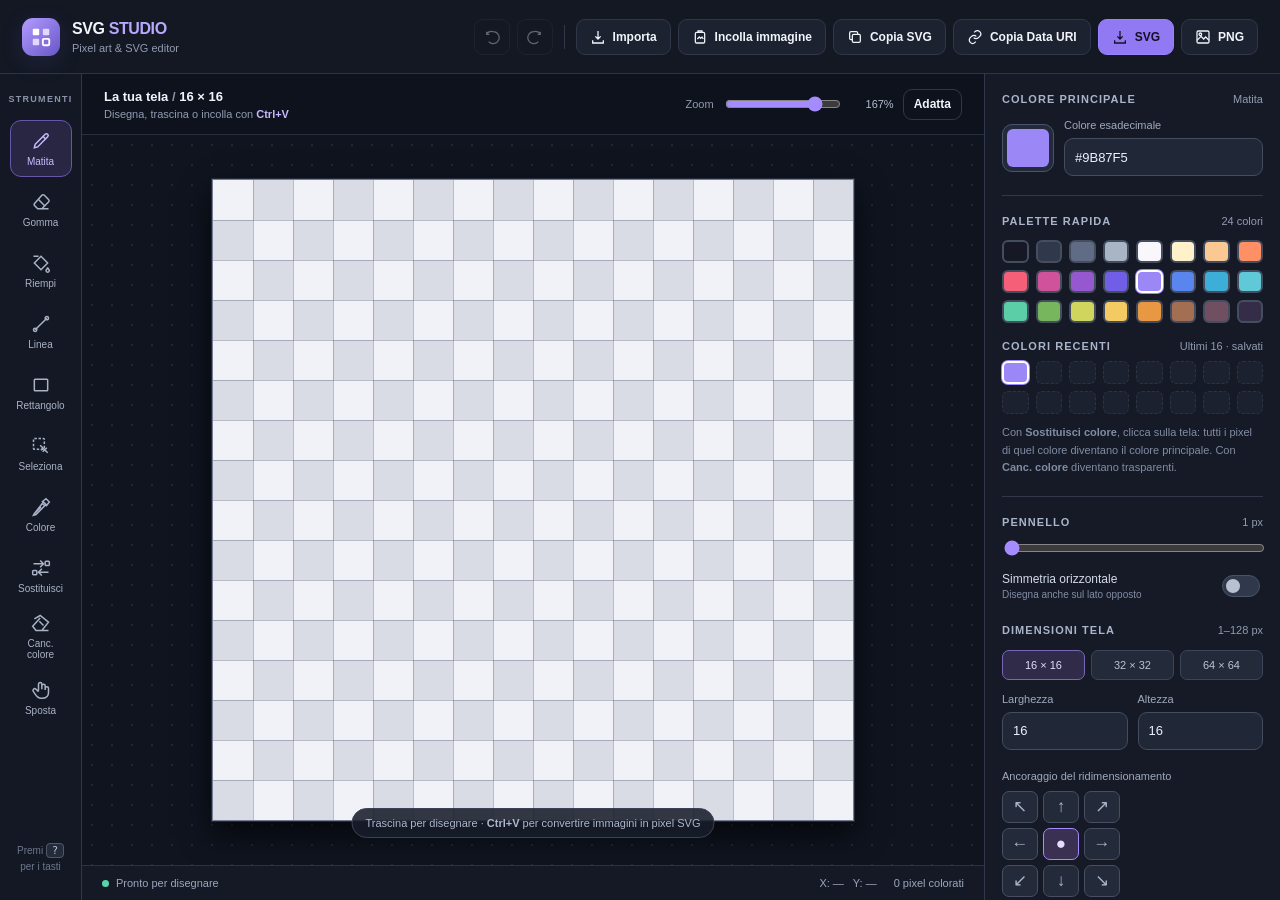
<file: editor.html>
<!doctype html>
<html lang="it">
  <head>
    <meta charset="utf-8" />
    <meta name="viewport" content="width=device-width, initial-scale=1" />
    <meta name="theme-color" content="#0d1019" />
    <title>SVG Studio</title>
    <style>
      :root {
        color-scheme: dark;
        --bg: #0d1019;
        --surface: #151a26;
        --surface2: #1c2230;
        --surface3: #252c3d;
        --line: #30374a;
        --text: #f2f4fb;
        --muted: #929bb2;
        --accent: #a48cff;
        --accent2: #7660e9;
        --green: #58d4ac;
        --danger: #ee7a8d;
        --r: 12px;
      }
      * {
        box-sizing: border-box;
      }
      html,
      body {
        height: 100%;
        margin: 0;
      }
      body {
        font-family:
          Inter,
          ui-sans-serif,
          -apple-system,
          BlinkMacSystemFont,
          "Segoe UI",
          sans-serif;
        color: var(--text);
        background: var(--bg);
        font-size: 13px;
      }
      button,
      input,
      select {
        font: inherit;
      }
      button {
        cursor: pointer;
      }
      button:disabled {
        opacity: 0.35;
        cursor: not-allowed;
      }
      button:focus-visible,
      input:focus-visible,
      select:focus-visible,
      canvas:focus-visible {
        outline: 2px solid var(--accent);
        outline-offset: 2px;
      }
      .app {
        height: 100dvh;
        min-height: 580px;
        display: flex;
        flex-direction: column;
        overflow: hidden;
      }
      .topbar {
        height: 74px;
        min-height: 74px;
        display: flex;
        align-items: center;
        gap: 20px;
        padding: 0 22px;
        background: #131823;
        border-bottom: 1px solid #2d3444;
        z-index: 2;
      }
      .brand {
        display: flex;
        align-items: center;
        gap: 12px;
        min-width: 222px;
      }
      .brand-mark {
        width: 38px;
        height: 38px;
        border-radius: 11px;
        background: linear-gradient(135deg, #b49cff, #6756c8);
        display: grid;
        place-items: center;
        box-shadow: 0 6px 24px #846eff22;
      }
      .brand-mark svg {
        width: 22px;
        height: 22px;
      }
      .brand-title {
        font-size: 16px;
        letter-spacing: -0.4px;
        font-weight: 760;
        line-height: 1.2;
      }
      .brand-title span {
        color: #b8a8ff;
      }
      .brand-sub {
        font-size: 11px;
        color: var(--muted);
        margin-top: 3px;
      }
      .divider-v {
        width: 1px;
        height: 28px;
        background: var(--line);
        flex: none;
      }
      .top-actions {
        display: flex;
        align-items: center;
        gap: 7px;
        margin-left: auto;
        flex-wrap: wrap;
        justify-content: flex-end;
      }
      .btn {
        border: 1px solid var(--line);
        border-radius: 9px;
        background: var(--surface2);
        color: var(--text);
        height: 36px;
        padding: 0 13px;
        display: inline-flex;
        align-items: center;
        justify-content: center;
        gap: 7px;
        font-size: 12px;
        font-weight: 620;
        white-space: nowrap;
        transition:
          background 0.12s,
          border 0.12s,
          transform 0.12s;
      }
      .btn:hover:not(:disabled) {
        background: #30384b;
        border-color: #505977;
      }
      .btn:active:not(:disabled) {
        transform: translateY(1px);
      }
      .btn svg {
        height: 16px;
        width: 16px;
        stroke-width: 1.9;
      }
      .btn.primary {
        border-color: #9583ff;
        background: #9179f3;
        color: #121022;
      }
      .btn.primary:hover {
        background: #b19cff;
      }
      .btn.iconbtn {
        width: 36px;
        padding: 0;
      }
      .btn.plain {
        background: transparent;
      }
      .btn.danger {
        color: #f6a4b0;
      }
      .btn.small {
        height: 31px;
        padding: 0 10px;
        font-size: 12px;
      }
      .top-separator {
        height: 24px;
        border-left: 1px solid var(--line);
        margin: 0 4px;
      }
      .layout {
        display: grid;
        grid-template-columns: 82px minmax(0, 1fr) 296px;
        min-height: 0;
        flex: 1;
      }
      .rail {
        border-right: 1px solid var(--line);
        background: #131824;
        display: flex;
        flex-direction: column;
        align-items: center;
        padding: 19px 7px;
        gap: 4px;
      }
      .rail-label {
        font-size: 9px;
        letter-spacing: 1.3px;
        color: #8b93a9;
        font-weight: 760;
        margin: 1px 0 12px;
        text-transform: uppercase;
      }
      .tool {
        width: 62px;
        height: 57px;
        background: transparent;
        border: 1px solid transparent;
        color: #aab2c6;
        border-radius: 11px;
        display: flex;
        flex-direction: column;
        align-items: center;
        justify-content: center;
        gap: 5px;
        font-size: 10px;
        transition: 0.12s;
      }
      .tool:hover {
        background: #252b3b;
        color: #fff;
      }
      .tool.active {
        background: #282642;
        border-color: #6657a9;
        color: #c7baff;
      }
      .tool svg {
        width: 20px;
        height: 20px;
        stroke-width: 1.8;
      }
      .rail-spacer {
        flex: 1;
      }
      .rail-short {
        font-size: 10px;
        text-align: center;
        color: #6f778d;
        line-height: 1.6;
        padding: 6px 5px;
      }
      .center {
        min-width: 0;
        min-height: 0;
        display: flex;
        flex-direction: column;
        background: #0e121c;
      }
      .canvas-heading {
        height: 61px;
        min-height: 61px;
        display: flex;
        align-items: center;
        gap: 12px;
        justify-content: space-between;
        padding: 0 22px;
        border-bottom: 1px solid #272e3d;
      }
      .document-name {
        font-size: 13px;
        font-weight: 700;
      }
      .document-meta {
        font-size: 11px;
        color: var(--muted);
        margin-top: 4px;
      }
      .view-actions {
        display: flex;
        align-items: center;
        gap: 9px;
      }
      .view-label {
        font-size: 11px;
        color: var(--muted);
      }
      .range {
        accent-color: #a48cff;
        max-width: 116px;
        cursor: pointer;
      }
      .zoom-value {
        font-size: 11px;
        font-variant-numeric: tabular-nums;
        color: #b5bfd2;
        min-width: 42px;
        text-align: right;
      }
      .stage {
        flex: 1;
        min-height: 0;
        position: relative;
        overflow: hidden;
        background-color: #0f141f;
        background-image: radial-gradient(#4c566e48 0.85px, transparent 0.85px);
        background-size: 20px 20px;
        cursor: crosshair;
        outline: none;
      }
      .stage canvas {
        position: absolute;
        inset: 0;
        display: block;
        width: 100%;
        height: 100%;
        touch-action: none;
        user-select: none;
        outline: none;
      }
      .stage.is-panning {
        cursor: grabbing;
      }
      .stage[data-tool="pan"] {
        cursor: grab;
      }
      .stage[data-tool="pan"].is-panning {
        cursor: grabbing;
      }
      .stage.drag-over:after {
        content: "Rilascia qui SVG, PNG o JPG";
        position: absolute;
        inset: 20px;
        z-index: 4;
        background: #1d1c39e9;
        border: 2px dashed var(--accent);
        border-radius: 16px;
        display: grid;
        place-items: center;
        font-size: 20px;
        font-weight: 700;
        pointer-events: none;
      }
      .canvas-hint {
        position: absolute;
        left: 50%;
        bottom: 27px;
        transform: translateX(-50%);
        border: 1px solid #3b4255;
        background: #171d2adf;
        color: #aeb7cb;
        border-radius: 100px;
        font-size: 11px;
        padding: 8px 13px;
        white-space: nowrap;
        pointer-events: none;
        transition: opacity 0.25s;
      }
      .canvas-hint.hidden {
        opacity: 0;
      }
      .statusbar {
        min-height: 35px;
        display: flex;
        align-items: center;
        justify-content: space-between;
        gap: 10px;
        padding: 0 20px;
        background: #141925;
        border-top: 1px solid #2b3242;
        font-size: 11px;
        color: #9ca7be;
      }
      .status-right {
        display: flex;
        gap: 17px;
      }
      .status-point {
        display: inline-block;
        width: 7px;
        height: 7px;
        border-radius: 50%;
        background: var(--green);
        margin-right: 7px;
      }
      .kbd {
        font:
          10px/1.3 ui-monospace,
          SFMono-Regular,
          Consolas,
          monospace;
        color: #bfc5d7;
        border: 1px solid #52586a;
        border-radius: 4px;
        padding: 1px 5px;
        background: #242b3b;
      }
      .sidebar {
        overflow: auto;
        min-height: 0;
        padding: 19px 17px 26px;
        background: #151a26;
        border-left: 1px solid var(--line);
        scrollbar-color: #3b4253 transparent;
        scrollbar-width: thin;
      }
      .panel {
        margin-bottom: 24px;
      }
      .panel-header {
        display: flex;
        align-items: center;
        justify-content: space-between;
        margin-bottom: 14px;
      }
      .panel-heading {
        font-size: 11px;
        font-weight: 760;
        text-transform: uppercase;
        letter-spacing: 1.05px;
        color: #aab4ca;
      }
      .subtle {
        font-size: 11px;
        color: var(--muted);
      }
      .color-well {
        display: flex;
        align-items: center;
        gap: 10px;
      }
      .color-well input[type="color"] {
        appearance: none;
        -webkit-appearance: none;
        width: 52px;
        height: 48px;
        padding: 4px;
        background: #222a3b;
        border: 1px solid #4a5369;
        border-radius: 10px;
        cursor: pointer;
      }
      .color-well input[type="color"]::-webkit-color-swatch-wrapper {
        padding: 0;
      }
      .color-well input[type="color"]::-webkit-color-swatch {
        border: 0;
        border-radius: 6px;
      }
      .color-well input[type="color"]::-moz-color-swatch {
        border: 0;
        border-radius: 6px;
      }
      .field {
        width: 100%;
        height: 38px;
        border: 1px solid #444c5f;
        border-radius: 9px;
        background: #202737;
        color: #eef1fd;
        padding: 0 10px;
        outline: 0;
      }
      .field:focus {
        border-color: #a18cfa;
      }
      .field.invalid {
        border-color: var(--danger);
      }
      .field-label {
        display: block;
        color: #a0a9bd;
        font-size: 11px;
        margin: 0 0 7px;
      }
      .color-caption {
        color: var(--muted);
        font-size: 11px;
        margin-top: 5px;
      }
      .palette {
        display: grid;
        grid-template-columns: repeat(8, minmax(0, 1fr));
        gap: 7px;
        margin-top: 13px;
      }
      .swatch {
        height: 23px;
        min-width: 0;
        border: 2px solid #454e5e;
        border-radius: 6px;
        padding: 0;
        transition:
          transform 0.1s,
          border-color 0.1s;
        position: relative;
      }
      .swatch:hover {
        transform: scale(1.12);
        z-index: 1;
      }
      .swatch.selected {
        border-color: #fff;
        box-shadow: 0 0 0 1px #9b89fb;
      }
      .recent-palette {
        margin-top: 9px;
      }
      .recent-placeholder {
        height: 23px;
        border: 1px dashed #41495b;
        border-radius: 6px;
        background: #202737;
        opacity: 0.55;
      }
      .section-line {
        height: 1px;
        background: #31384a;
        margin: 19px 0;
      }
      .form-row {
        display: grid;
        grid-template-columns: 1fr 1fr;
        gap: 10px;
      }
      .preset-row {
        display: flex;
        gap: 6px;
        margin-bottom: 13px;
      }
      .preset {
        flex: 1;
        height: 30px;
        padding: 0 5px;
        font-size: 11px;
        border: 1px solid #3d455a;
        border-radius: 7px;
        background: #232a39;
        color: #bac4d5;
      }
      .preset:hover {
        border-color: var(--accent);
        color: white;
      }
      .preset.active {
        border-color: #7668b7;
        background: #302b48;
        color: #e6ddff;
      }
      .field-group {
        margin-bottom: 12px;
      }
      .field-group .field {
        width: 100%;
      }
      .wide {
        width: 100%;
      }
      .toggle-row {
        display: flex;
        align-items: center;
        gap: 9px;
        justify-content: space-between;
        margin: 13px 0;
      }
      .toggle-name {
        font-size: 12px;
        color: #d5dbe9;
      }
      .toggle-desc {
        font-size: 10px;
        color: #818da4;
        margin-top: 3px;
      }
      .switch {
        appearance: none;
        width: 38px;
        height: 22px;
        border: 1px solid #4a5366;
        background: #30384b;
        border-radius: 100px;
        cursor: pointer;
        position: relative;
        flex: none;
        transition: 0.15s;
      }
      .switch:after {
        content: "";
        position: absolute;
        left: 3px;
        top: 3px;
        width: 14px;
        height: 14px;
        border-radius: 100%;
        background: #b9c1d1;
        transition: 0.15s;
      }
      .switch:checked {
        background: #8570ed;
        border-color: #9f8fff;
      }
      .switch:checked:after {
        transform: translateX(16px);
        background: white;
      }
      .bg-inline {
        display: flex;
        align-items: center;
        gap: 10px;
      }
      .bg-inline input[type="color"] {
        width: 38px;
        height: 32px;
        padding: 2px;
        border: 1px solid #4a5366;
        background: #202737;
        border-radius: 7px;
        cursor: pointer;
      }
      .help-grid {
        display: grid;
        grid-template-columns: 1fr auto;
        gap: 10px 7px;
        color: #909bb0;
        font-size: 11px;
      }
      .help-grid span:nth-child(even) {
        color: #d7ddea;
      }
      .note {
        font-size: 11px;
        line-height: 1.6;
        color: #818da4;
      }
      .mini-divider {
        border-top: 1px solid #31384a;
        margin: 12px 0;
      }
      .footer-credit {
        color: #616d85;
        font-size: 10px;
        line-height: 1.6;
      }
      .anchor-grid {
        display: grid;
        grid-template-columns: repeat(3, 36px);
        gap: 5px;
        margin: 9px 0 7px;
      }
      .anchor-choice {
        height: 32px;
        border: 1px solid #464e62;
        border-radius: 7px;
        background: #232a39;
        color: #aab4ca;
        font-size: 17px;
        line-height: 1;
        display: grid;
        place-items: center;
      }
      .anchor-choice:hover {
        border-color: #8d7ae9;
        color: white;
      }
      .anchor-choice.active {
        background: #393052;
        border-color: #a48cff;
        color: #e4ddff;
      }
      /* Galleria locale: miniature degli SVG originali, senza copie in localStorage. */
      .history-list {
        display: grid;
        grid-template-columns: repeat(auto-fill, minmax(112px, 1fr));
        gap: 10px;
        max-height: min(62vh, 620px);
        overflow: auto;
        padding: 2px 3px 4px 1px;
        scrollbar-color: #464e62 transparent;
        scrollbar-width: thin;
      }
      .history-list > .note {
        grid-column: 1/-1;
      }
      .history-entry {
        display: flex;
        flex-direction: column;
        gap: 8px;
        min-width: 0;
        border: 1px solid #343d52;
        background: #1c2331;
        border-radius: 10px;
        padding: 8px;
      }
      .history-preview {
        position: relative;
        display: block;
        width: 100%;
        aspect-ratio: 1;
        border: 1px solid #48516a;
        border-radius: 7px;
        padding: 6px;
        overflow: hidden;
        background-color: #e4e6ec;
        background-image:
          linear-gradient(45deg, #c5c9d3 25%, transparent 25%),
          linear-gradient(-45deg, #c5c9d3 25%, transparent 25%),
          linear-gradient(45deg, transparent 75%, #c5c9d3 75%),
          linear-gradient(-45deg, transparent 75%, #c5c9d3 75%);
        background-size: 16px 16px;
        background-position:
          0 0,
          0 8px,
          8px -8px,
          -8px 0;
        color: #313d54;
      }
      .history-preview:hover {
        border-color: var(--accent);
        box-shadow: 0 0 0 1px var(--accent);
      }
      .history-preview img {
        display: block;
        width: 100%;
        height: 100%;
        object-fit: contain;
        image-rendering: pixelated;
        pointer-events: none;
      }
      .history-preview-fallback {
        display: grid;
        place-items: center;
        width: 100%;
        height: 100%;
        font-size: 10px;
        text-align: center;
      }
      .history-entry-title {
        font-size: 11px;
        font-weight: 650;
        color: #e7eafa;
        overflow: hidden;
        text-overflow: ellipsis;
        white-space: nowrap;
      }
      .history-entry-meta {
        font-size: 10px;
        color: #9ba7bd;
        margin-top: 3px;
      }
      .history-buttons {
        display: grid;
        grid-template-columns: repeat(2, minmax(0, 1fr));
        gap: 5px;
      }
      .history-buttons .btn {
        width: 100%;
        min-width: 0;
        height: 27px;
        padding: 0 3px;
        font-size: 10px;
      }
      .history-buttons .btn:first-child {
        grid-column: 1/-1;
      }
      .gallery-preview-dialog {
        width: min(94vw, 520px);
        max-width: 520px;
        max-height: 92dvh;
        overflow: auto;
        background: #1e2535;
        color: var(--text);
        border: 1px solid #626087;
        border-radius: 13px;
        padding: 18px;
        box-shadow: 0 18px 65px #000b;
      }
      .gallery-preview-dialog::backdrop {
        background: #050810d9;
      }
      .gallery-preview-head {
        display: flex;
        align-items: center;
        justify-content: space-between;
        gap: 12px;
        margin-bottom: 13px;
      }
      .gallery-preview-head h3 {
        font-size: 14px;
        margin: 0;
      }
      .gallery-preview-stage {
        height: min(52dvh, 400px);
        min-height: 180px;
        display: grid;
        place-items: center;
        overflow: hidden;
        border: 1px solid #48516a;
        border-radius: 10px;
        padding: 16px;
        background-color: #e4e6ec;
        background-image:
          linear-gradient(45deg, #c5c9d3 25%, transparent 25%),
          linear-gradient(-45deg, #c5c9d3 25%, transparent 25%),
          linear-gradient(45deg, transparent 75%, #c5c9d3 75%),
          linear-gradient(-45deg, transparent 75%, #c5c9d3 75%);
        background-size: 24px 24px;
        background-position:
          0 0,
          0 12px,
          12px -12px,
          -12px 0;
      }
      .gallery-preview-stage img {
        width: 100%;
        height: 100%;
        object-fit: contain;
        image-rendering: pixelated;
      }
      .gallery-preview-meta {
        font-size: 11px;
        color: #aab6ca;
        margin: 11px 0 15px;
      }
      .gallery-preview-actions {
        display: flex;
        justify-content: flex-end;
        gap: 8px;
        flex-wrap: wrap;
      }
      .stage[data-tool="select"].is-selection-hover {
        cursor: move;
      }
      .stage[data-tool="select"].is-moving-selection {
        cursor: grabbing;
      }
      .pixel-import-dialog {
        width: min(94vw, 470px);
        max-width: 470px;
        max-height: 92dvh;
        overflow: auto;
        background: #1e2535;
        color: var(--text);
        border: 1px solid #626087;
        border-radius: 13px;
        padding: 20px;
        box-shadow: 0 18px 65px #000b;
      }
      .pixel-import-dialog::backdrop {
        background: #050810d9;
      }
      .pixel-import-dialog h3 {
        font-size: 15px;
        margin: 0 0 7px;
      }
      .pixel-import-dialog p {
        font-size: 11px;
        color: #aab6ca;
        line-height: 1.6;
        margin: 0 0 14px;
      }
      .pixel-import-fields {
        display: grid;
        grid-template-columns: 1fr 1fr;
        gap: 10px;
        margin-bottom: 14px;
      }
      .pixel-import-preview {
        min-height: 210px;
        max-height: 310px;
        display: grid;
        place-items: center;
        border: 1px solid #48516a;
        border-radius: 10px;
        padding: 12px;
        overflow: hidden;
        background-color: #e4e6ec;
        background-image:
          linear-gradient(45deg, #c5c9d3 25%, transparent 25%),
          linear-gradient(-45deg, #c5c9d3 25%, transparent 25%),
          linear-gradient(45deg, transparent 75%, #c5c9d3 75%),
          linear-gradient(-45deg, transparent 75%, #c5c9d3 75%);
        background-size: 20px 20px;
        background-position:
          0 0,
          0 10px,
          10px -10px,
          -10px 0;
      }
      .pixel-import-preview canvas {
        display: block;
        max-width: 100%;
        max-height: 280px;
        image-rendering: pixelated;
      }
      .pixel-import-details {
        margin: 10px 0 16px;
        font-size: 11px;
        color: #b8c3d9;
      }
      .pixel-import-actions {
        display: flex;
        justify-content: flex-end;
        gap: 8px;
      }
      @media (max-width: 420px) {
        .pixel-import-fields {
          grid-template-columns: 1fr;
        }
      }
      .confirm-dialog {
        width: min(92vw, 390px);
        max-width: 390px;
        background: #1e2535;
        color: var(--text);
        border: 1px solid #626087;
        border-radius: 13px;
        padding: 23px;
        box-shadow: 0 18px 65px #000b;
      }
      .confirm-dialog::backdrop {
        background: #050810bc;
      }
      .confirm-dialog h3 {
        font-size: 15px;
        margin: 0 0 10px;
      }
      .confirm-dialog p {
        font-size: 12px;
        line-height: 1.6;
        color: #c1c9db;
        margin: 0 0 20px;
      }
      .confirm-actions {
        display: flex;
        justify-content: flex-end;
        gap: 8px;
      }
      .toast-region {
        position: fixed;
        bottom: 52px;
        left: 50%;
        transform: translateX(-50%);
        z-index: 12;
        display: flex;
        flex-direction: column;
        align-items: center;
        pointer-events: none;
        gap: 8px;
        max-width: min(90vw, 480px);
      }
      .toast {
        background: #2b3549;
        color: #f0f3ff;
        border: 1px solid #65738f;
        border-radius: 10px;
        padding: 12px 15px;
        box-shadow: 0 12px 40px #0008;
        font-size: 12px;
        line-height: 1.5;
        max-width: 100%;
        text-align: center;
      }
      .toast.error {
        border-color: #ac617a;
      }
      .toast.success {
        border-color: #509982;
      }
      @media (max-width: 1160px) {
        .layout {
          grid-template-columns: 70px minmax(0, 1fr) 262px;
        }
        .rail {
          padding-left: 3px;
          padding-right: 3px;
        }
        .topbar {
          padding: 0 14px;
          gap: 8px;
        }
        .brand {
          min-width: 180px;
        }
        .sidebar {
          padding-left: 13px;
          padding-right: 13px;
        }
        .btn {
          padding: 0 9px;
        }
      }
      @media (max-width: 930px) {
        .app {
          height: auto;
          min-height: 100dvh;
          overflow: visible;
        }
        .topbar {
          height: auto;
          min-height: 68px;
          padding: 13px;
          align-items: flex-start;
          flex-wrap: wrap;
        }
        .brand {
          flex: 1;
        }
        .top-actions {
          width: 100%;
          margin-left: 0;
          justify-content: flex-start;
        }
        .layout {
          display: grid;
          grid-template-columns: 68px minmax(0, 1fr);
        }
        .rail {
          grid-row: 1;
        }
        .center {
          min-height: 500px;
          grid-column: 2;
        }
        .sidebar {
          grid-column: 1/-1;
          border-left: none;
          border-top: 1px solid var(--line);
          display: grid;
          grid-template-columns: repeat(2, minmax(0, 1fr));
          gap: 12px 22px;
          overflow: visible;
        }
        .sidebar .panel {
          min-width: 0;
        }
        .stage {
          min-height: 380px;
        }
        .canvas-hint {
          font-size: 10px;
        }
      }
      @media (max-width: 540px) {
        .layout {
          grid-template-columns: 1fr;
        }
        .rail {
          grid-row: auto;
          grid-column: 1;
          flex-direction: row;
          height: 73px;
          padding: 6px;
          overflow-x: auto;
          align-items: center;
          gap: 4px;
        }
        .rail-label,
        .rail-spacer,
        .rail-short {
          display: none;
        }
        .tool {
          min-width: 54px;
          height: 56px;
          flex: none;
        }
        .center {
          grid-column: 1;
          min-height: 430px;
        }
        .canvas-heading {
          padding: 0 12px;
        }
        .view-actions {
          gap: 5px;
        }
        .view-actions .range {
          width: 60px;
        }
        .canvas-hint {
          display: none;
        }
        .sidebar {
          display: block;
          padding: 16px;
        }
        .top-actions {
          gap: 5px;
        }
        .top-separator {
          display: none;
        }
        .top-actions .btn {
          font-size: 11px;
          padding: 0 8px;
        }
        .stage {
          min-height: 330px;
        }
        .statusbar {
          padding: 0 10px;
        }
        .status-right {
          gap: 7px;
        }
        .status-right .hide-small {
          display: none;
        }
      }
    </style>
  </head>
  <body>
    <div class="app">
      <header class="topbar">
        <div class="brand">
          <div class="brand-mark" aria-hidden="true">
            <svg
              viewBox="0 0 24 24"
              fill="none"
              stroke="white"
              stroke-width="2"
            >
              <rect
                x="3"
                y="3"
                width="7"
                height="7"
                rx="1"
                fill="white"
                stroke="none"
              />
              <rect
                x="14"
                y="3"
                width="7"
                height="7"
                rx="1"
                fill="#e2d8ff"
                stroke="none"
              />
              <rect
                x="3"
                y="14"
                width="7"
                height="7"
                rx="1"
                fill="#e2d8ff"
                stroke="none"
              />
              <rect x="14" y="14" width="7" height="7" rx="1" fill="none" />
            </svg>
          </div>
          <div>
            <div class="brand-title">SVG <span>STUDIO</span></div>
            <div class="brand-sub">Pixel art &amp; SVG editor</div>
          </div>
        </div>
        <div class="top-actions">
          <button
            id="undoBtn"
            class="btn iconbtn plain"
            title="Annulla (Ctrl+Z)"
            aria-label="Annulla"
          >
            <svg viewBox="0 0 24 24" fill="none" stroke="currentColor">
              <path d="M8 8H4V4M4 8c2-4 6-5 10-4a9 9 0 1 1-7 15" />
            </svg>
          </button>
          <button
            id="redoBtn"
            class="btn iconbtn plain"
            title="Ripeti (Ctrl+Y / Ctrl+Shift+Z)"
            aria-label="Ripeti"
          >
            <svg viewBox="0 0 24 24" fill="none" stroke="currentColor">
              <path d="M16 8h4V4m0 4c-2-4-6-5-10-4a9 9 0 1 0 7 15" />
            </svg>
          </button>
          <span class="top-separator"></span>
          <button id="importBtn" class="btn">
            <svg viewBox="0 0 24 24" fill="none" stroke="currentColor">
              <path d="M12 3v12m-4-4 4 4 4-4M4 17v4h16v-4" /></svg
            >Importa
          </button>
          <button
            id="pasteImageBtn"
            class="btn"
            title="Incolla dagli appunti un'immagine e convertila in pixel SVG"
          >
            <svg viewBox="0 0 24 24" fill="none" stroke="currentColor">
              <rect x="5" y="5" width="14" height="16" rx="2" />
              <path d="M9 5V3h6v2M8 15l3-3 2 2 2-2 2 3" /></svg
            >Incolla immagine
          </button>
          <button
            id="copySvgBtn"
            class="btn"
            title="Copia SVG negli appunti (Ctrl+C sulla tela)"
          >
            <svg viewBox="0 0 24 24" fill="none" stroke="currentColor">
              <rect x="8" y="8" width="12" height="12" rx="2" />
              <path
                d="M16 8V6a2 2 0 0 0-2-2H6a2 2 0 0 0-2 2v8a2 2 0 0 0 2 2h2"
              /></svg
            >Copia SVG
          </button>
          <button
            id="copyDataUriBtn"
            class="btn"
            title="Copia Data URI SVG ottimizzato, pronto per CSS url(...)"
          >
            <svg viewBox="0 0 24 24" fill="none" stroke="currentColor">
              <path d="M10 13a5 5 0 0 0 7.1 0l2-2a5 5 0 0 0-7.1-7.1l-1.2 1.2" />
              <path
                d="M14 11a5 5 0 0 0-7.1 0l-2 2a5 5 0 0 0 7.1 7.1l1.2-1.2"
              /></svg
            >Copia Data URI
          </button>
          <button
            id="exportSvgBtn"
            class="btn primary"
            title="Esporta SVG (Ctrl+S)"
          >
            <svg viewBox="0 0 24 24" fill="none" stroke="currentColor">
              <path d="M12 3v12m-4-4 4 4 4-4M4 17v4h16v-4" /></svg
            >SVG
          </button>
          <button id="exportPngBtn" class="btn" title="Esporta PNG">
            <svg viewBox="0 0 24 24" fill="none" stroke="currentColor">
              <rect x="3" y="3" width="18" height="18" rx="2" />
              <circle cx="8" cy="8" r="2" />
              <path d="m3 17 6-6 4 4 3-3 5 5" /></svg
            >PNG
          </button>
        </div>
      </header>
      <main class="layout">
        <nav class="rail" aria-label="Strumenti di disegno">
          <div class="rail-label">Strumenti</div>
          <button
            class="tool active"
            data-tool="pencil"
            title="Matita (B)"
            aria-pressed="true"
          >
            <svg viewBox="0 0 24 24" fill="none" stroke="currentColor">
              <path d="m4 20 4-.9L20 7a2.1 2.1 0 0 0-3-3L5 16 4 20Z" />
              <path d="m14.5 6.5 3 3" /></svg
            >Matita
          </button>
          <button
            class="tool"
            data-tool="eraser"
            title="Gomma (E)"
            aria-pressed="false"
          >
            <svg viewBox="0 0 24 24" fill="none" stroke="currentColor">
              <path
                d="m4 14 9-10a2 2 0 0 1 3 0l5 5a2 2 0 0 1 0 3l-8 8H8l-4-4a2 2 0 0 1 0-2Z"
              />
              <path d="m9 9 8 8M13 20h8" /></svg
            >Gomma
          </button>
          <button
            class="tool"
            data-tool="fill"
            title="Riempi (G)"
            aria-pressed="false"
          >
            <svg viewBox="0 0 24 24" fill="none" stroke="currentColor">
              <path d="m4 12 8-8 8 8-8 8-8-8Z" />
              <path
                d="M3 4h6M20 17c0 2 2 3 2 4a2 2 0 0 1-4 0c0-1 2-2 2-4Z"
              /></svg
            >Riempi
          </button>
          <button
            class="tool"
            data-tool="line"
            title="Linea (L)"
            aria-pressed="false"
          >
            <svg viewBox="0 0 24 24" fill="none" stroke="currentColor">
              <path d="M5 19 19 5" />
              <circle cx="5" cy="19" r="2" />
              <circle cx="19" cy="5" r="2" /></svg
            >Linea
          </button>
          <button
            class="tool"
            data-tool="rect"
            title="Rettangolo (R)"
            aria-pressed="false"
          >
            <svg viewBox="0 0 24 24" fill="none" stroke="currentColor">
              <rect x="4" y="5" width="16" height="14" rx="1" /></svg
            >Rettangolo
          </button>
          <button
            class="tool"
            data-tool="select"
            title="Selezione rettangolare (M): seleziona e trascina i pixel"
            aria-pressed="false"
          >
            <svg viewBox="0 0 24 24" fill="none" stroke="currentColor">
              <rect
                x="3"
                y="3"
                width="13"
                height="13"
                rx="1"
                stroke-dasharray="3 2"
              />
              <path d="m11 11 9 9m-8-3 3-3m-1 5 5-5" /></svg
            >Seleziona
          </button>
          <button
            class="tool"
            data-tool="picker"
            title="Contagocce (I) · oppure Alt"
            aria-pressed="false"
          >
            <svg viewBox="0 0 24 24" fill="none" stroke="currentColor">
              <path
                d="m13 6 5-4 4 4-4 5M4 20l8-8M14 8l3 3M4 20l-1 2 3-1 12-12-3-3L4 20Z"
              /></svg
            >Colore
          </button>
          <button
            class="tool"
            data-tool="replace-color"
            title="Sostituisci colore (T): clicca un pixel per sostituire tutte le occorrenze con il colore principale"
            aria-pressed="false"
          >
            <svg viewBox="0 0 24 24" fill="none" stroke="currentColor">
              <path d="M3 7h12m-4-4 4 4-4 4M21 17H9m4-4-4 4 4 4" />
              <rect x="2" y="15" width="5" height="5" rx="1" />
              <rect x="17" y="4" width="5" height="5" rx="1" /></svg
            >Sostituisci
          </button>
          <button
            class="tool"
            data-tool="delete-color"
            title="Cancella colore (X): clicca un pixel per rimuovere tutte le occorrenze di quel colore"
            aria-pressed="false"
          >
            <svg viewBox="0 0 24 24" fill="none" stroke="currentColor">
              <path
                d="m4 7 7-4 10 8-8 10H6l-4-5 9-10M15 15l-5-5M13 21h8"
              /></svg
            >Canc. colore
          </button>
          <button
            class="tool"
            data-tool="pan"
            title="Sposta (H) · oppure Spazio + trascina"
            aria-pressed="false"
          >
            <svg viewBox="0 0 24 24" fill="none" stroke="currentColor">
              <path
                d="M9 13V5a2 2 0 0 1 4 0v6-4a2 2 0 0 1 4 0v5-2a2 2 0 0 1 4 0v5c0 5-3 7-8 7h-1c-3 0-5-2-7-5l-2-3a2 2 0 0 1 3-3l3 3"
              /></svg
            >Sposta
          </button>
          <div class="rail-spacer"></div>
          <div class="rail-short">
            Premi <span class="kbd">?</span><br />per i tasti
          </div>
        </nav>
        <section class="center" aria-label="Area di disegno">
          <div class="canvas-heading">
            <div>
              <div class="document-name">
                La tua tela <span style="color: #8b93aa">/</span>
                <span id="dimText">16 × 16</span>
              </div>
              <div class="document-meta">
                Disegna, trascina o incolla con
                <strong style="color: #c6baff">Ctrl+V</strong>
              </div>
            </div>
            <div class="view-actions">
              <span class="view-label">Zoom</span
              ><input
                class="range"
                type="range"
                id="zoomSlider"
                min="3"
                max="48"
                step="1"
                aria-label="Zoom"
              /><span class="zoom-value" id="zoomText">100%</span
              ><button
                class="btn small plain"
                id="fitBtn"
                title="Adatta al riquadro"
              >
                Adatta
              </button>
            </div>
          </div>
          <div id="stage" class="stage" data-tool="pencil">
            <canvas
              id="drawingCanvas"
              tabindex="0"
              role="img"
              aria-label="Tela pixel art, usa il mouse o il tocco per disegnare"
              >Il browser non supporta Canvas.</canvas
            >
            <div id="canvasHint" class="canvas-hint">
              Trascina per disegnare · <strong>Ctrl+V</strong> per convertire
              immagini in pixel SVG
            </div>
          </div>
          <div class="statusbar">
            <span id="statusMessage"
              ><span class="status-point"></span>Pronto per disegnare</span
            ><span class="status-right"
              ><span id="positionText">X: — &nbsp; Y: —</span
              ><span class="hide-small" id="pixelCount"
                >0 pixel colorati</span
              ></span
            >
          </div>
        </section>
        <aside class="sidebar" aria-label="Impostazioni">
          <section class="panel">
            <div class="panel-header">
              <span class="panel-heading">Colore principale</span
              ><span class="subtle" id="colorName">Matita</span>
            </div>
            <div class="color-well">
              <input
                id="colorPicker"
                type="color"
                value="#9b87f5"
                aria-label="Seleziona colore"
              />
              <div style="flex: 1">
                <label class="field-label" for="hexInput"
                  >Colore esadecimale</label
                ><input
                  id="hexInput"
                  class="field"
                  type="text"
                  spellcheck="false"
                  maxlength="7"
                  value="#9B87F5"
                />
              </div>
            </div>
            <div class="section-line"></div>
            <div class="panel-header" style="margin-bottom: 7px">
              <span class="panel-heading">Palette rapida</span
              ><span class="subtle">24 colori</span>
            </div>
            <div id="palette" class="palette"></div>
            <div class="panel-header" style="margin: 17px 0 0">
              <span class="panel-heading">Colori recenti</span
              ><span class="subtle">Ultimi 16 · salvati</span>
            </div>
            <div
              id="recentColors"
              class="palette recent-palette"
              aria-label="Ultimi 16 colori selezionati"
            ></div>
            <p class="note" style="margin: 10px 0 0">
              Con <strong>Sostituisci colore</strong>, clicca sulla tela: tutti
              i pixel di quel colore diventano il colore principale. Con
              <strong>Canc. colore</strong> diventano trasparenti.
            </p>
            <div class="section-line"></div>
            <div class="panel-header" style="margin-bottom: 10px">
              <span class="panel-heading">Pennello</span
              ><span id="brushValue" class="subtle">1 px</span>
            </div>
            <input
              id="brushRange"
              type="range"
              min="1"
              max="8"
              value="1"
              step="1"
              class="range"
              style="width: 100%; max-width: none"
              aria-label="Dimensione pennello"
            />
            <div class="toggle-row">
              <div>
                <div class="toggle-name">Simmetria orizzontale</div>
                <div class="toggle-desc">Disegna anche sul lato opposto</div>
              </div>
              <input
                id="mirrorToggle"
                class="switch"
                type="checkbox"
                aria-label="Simmetria orizzontale"
              />
            </div>
          </section>
          <section class="panel">
            <div class="panel-header">
              <span class="panel-heading">Dimensioni tela</span
              ><span class="subtle">1–128 px</span>
            </div>
            <div class="preset-row">
              <button class="preset active" data-size="16">16 × 16</button
              ><button class="preset" data-size="32">32 × 32</button
              ><button class="preset" data-size="64">64 × 64</button>
            </div>
            <div class="form-row">
              <div class="field-group">
                <label class="field-label" for="widthInput">Larghezza</label
                ><input
                  id="widthInput"
                  class="field"
                  type="number"
                  min="1"
                  max="128"
                  value="16"
                />
              </div>
              <div class="field-group">
                <label class="field-label" for="heightInput">Altezza</label
                ><input
                  id="heightInput"
                  class="field"
                  type="number"
                  min="1"
                  max="128"
                  value="16"
                />
              </div>
            </div>
            <label class="field-label" style="margin-top: 8px"
              >Ancoraggio del ridimensionamento</label
            >
            <div
              id="anchorGrid"
              class="anchor-grid"
              role="group"
              aria-label="Punto fisso del ridimensionamento"
            >
              <button
                class="anchor-choice"
                data-anchor="top-left"
                title="Mantieni fisso: alto sinistra"
                aria-label="Alto sinistra"
                aria-pressed="false"
              >
                ↖
              </button>
              <button
                class="anchor-choice"
                data-anchor="top"
                title="Mantieni fisso: alto centro"
                aria-label="Alto centro"
                aria-pressed="false"
              >
                ↑
              </button>
              <button
                class="anchor-choice"
                data-anchor="top-right"
                title="Mantieni fisso: alto destra"
                aria-label="Alto destra"
                aria-pressed="false"
              >
                ↗
              </button>
              <button
                class="anchor-choice"
                data-anchor="left"
                title="Mantieni fisso: centro sinistra"
                aria-label="Centro sinistra"
                aria-pressed="false"
              >
                ←
              </button>
              <button
                class="anchor-choice active"
                data-anchor="center"
                title="Mantieni fisso: centro"
                aria-label="Centro"
                aria-pressed="true"
              >
                ●
              </button>
              <button
                class="anchor-choice"
                data-anchor="right"
                title="Mantieni fisso: centro destra"
                aria-label="Centro destra"
                aria-pressed="false"
              >
                →
              </button>
              <button
                class="anchor-choice"
                data-anchor="bottom-left"
                title="Mantieni fisso: basso sinistra"
                aria-label="Basso sinistra"
                aria-pressed="false"
              >
                ↙
              </button>
              <button
                class="anchor-choice"
                data-anchor="bottom"
                title="Mantieni fisso: basso centro"
                aria-label="Basso centro"
                aria-pressed="false"
              >
                ↓
              </button>
              <button
                class="anchor-choice"
                data-anchor="bottom-right"
                title="Mantieni fisso: basso destra"
                aria-label="Basso destra"
                aria-pressed="false"
              >
                ↘
              </button>
            </div>
            <div class="color-caption" style="margin-bottom: 10px">
              Il punto scelto resta fisso: i pixel vengono traslati prima di
              ritagliare o aggiungere spazio.
            </div>
            <button id="resizeBtn" class="btn wide">Applica dimensioni</button>
            <div class="section-line"></div>
            <div class="panel-header">
              <span class="panel-heading">Aspetto tela</span>
            </div>
            <div class="toggle-row">
              <div class="toggle-name">Mostra griglia</div>
              <input
                id="gridToggle"
                type="checkbox"
                class="switch"
                checked
                aria-label="Mostra griglia"
              />
            </div>
            <div class="toggle-row">
              <div>
                <div class="toggle-name">Sfondo colorato</div>
                <div class="toggle-desc">Disattivato = trasparente</div>
              </div>
              <input
                id="bgToggle"
                type="checkbox"
                class="switch"
                aria-label="Sfondo colorato"
              />
            </div>
            <div class="bg-inline">
              <input
                id="bgPicker"
                type="color"
                value="#ffffff"
                aria-label="Colore sfondo"
                disabled
              /><span id="bgNote" class="subtle">Trasparente (scacchiera)</span>
            </div>
            <div class="section-line"></div>
            <div class="form-row">
              <div class="field-group">
                <label class="field-label" for="pngScale"
                  >Scala esportazione PNG</label
                ><select id="pngScale" class="field">
                  <option value="1">1×</option>
                  <option value="4">4×</option>
                  <option value="8" selected>8×</option>
                  <option value="16">16×</option>
                </select>
              </div>
              <div class="field-group">
                <label class="field-label">Azioni</label
                ><button id="clearBtn" class="btn danger wide">
                  Svuota tela
                </button>
              </div>
            </div>
          </section>
          <section class="panel" aria-label="Archivio SVG">
            <div class="panel-header">
              <span class="panel-heading">Archivio SVG</span
              ><span id="svgHistoryCount" class="subtle">0 / 100</span>
            </div>
            <p class="note" style="margin: 0 0 12px">
              Gli ultimi 100 SVG salvati tramite SVG, Ctrl+S, Copia SVG o Copia
              Data URI restano in questo browser. Le copie consecutive identiche
              non creano duplicati.
            </p>
            <p class="note" style="margin: 0 0 12px">
              Clicca una miniatura per ingrandirla, oppure usa
              <strong>Ripristina</strong> per caricarla sulla tela.
            </p>
            <div
              id="svgHistoryList"
              class="history-list"
              aria-live="polite"
            ></div>
            <button
              id="clearSvgHistoryBtn"
              class="btn danger wide small"
              style="margin-top: 10px"
              disabled
            >
              Svuota archivio
            </button>
          </section>
          <section class="panel">
            <div class="panel-header">
              <span class="panel-heading">Scorciatoie</span
              ><span class="subtle">Tastiera</span>
            </div>
            <div class="help-grid">
              <span>Incolla immagine → pixel SVG</span><span>Ctrl+V</span
              ><span>Annulla / Ripeti</span><span>Ctrl+Z / Ctrl+Y</span
              ><span>Salva SVG</span><span>Ctrl+S</span
              ><span>Matita / Gomma</span><span>B / E</span
              ><span>Riempi / Contagocce</span><span>G / I</span
              ><span>Linea / Rettangolo</span><span>L / R</span
              ><span>Seleziona / Sposta pixel</span><span>M / trascina</span
              ><span>Deseleziona / Cancella pixel</span><span>Esc / Canc</span
              ><span>Sostituisci / Canc. colore</span><span>T / X</span
              ><span>Sposta la tela</span><span>Spazio + drag</span
              ><span>Colore temporaneo</span><span>Alt + click</span>
            </div>
            <div class="mini-divider"></div>
            <p class="note">
              Copia un’immagine (anche uno screenshot) e premi Ctrl+V sulla
              tela: scegli la risoluzione, controlla l’anteprima e converti in
              pixel. Lo SVG ottenuto è esportabile e viene archiviato nella
              galleria. Puoi anche incollare codice SVG o importare un file.
            </p>
            <div class="footer-credit">
              Offline · Nessuna libreria esterna · SVG senza griglia · PNG
              trasparente
            </div>
          </section>
        </aside>
      </main>
    </div>
    <input
      id="fileInput"
      type="file"
      accept=".svg,image/svg+xml,image/png,image/jpeg,image/webp,.png,.jpg,.jpeg,.webp"
      hidden
    />
    <div
      id="toastRegion"
      class="toast-region"
      role="status"
      aria-live="polite"
    ></div>
    <dialog
      id="pixelImportDialog"
      class="pixel-import-dialog"
      aria-labelledby="pixelImportTitle"
    >
      <h3 id="pixelImportTitle">Converti immagine in pixel SVG</h3>
      <p id="pixelImportSource">Immagine copiata dagli appunti</p>
      <div class="pixel-import-fields">
        <div>
          <label class="field-label" for="pixelImportSize"
            >Risoluzione massima</label
          ><select id="pixelImportSize" class="field">
            <option value="16">16 pixel</option>
            <option value="32" selected>32 pixel</option>
            <option value="64">64 pixel</option>
            <option value="128">128 pixel</option>
          </select>
        </div>
        <div>
          <label class="field-label" for="pixelImportSampling"
            >Campionamento</label
          ><select id="pixelImportSampling" class="field">
            <option value="nearest" selected>Pixel netti</option>
            <option value="smooth">Morbido / foto</option>
          </select>
        </div>
      </div>
      <div class="pixel-import-preview">
        <canvas
          id="pixelImportPreview"
          role="img"
          aria-label="Anteprima della conversione in pixel art"
        ></canvas>
      </div>
      <div
        id="pixelImportDetails"
        class="pixel-import-details"
        aria-live="polite"
      ></div>
      <div class="pixel-import-actions">
        <button id="pixelImportCancel" type="button" class="btn">Annulla</button
        ><button id="pixelImportConfirm" type="button" class="btn primary">
          Converti in SVG
        </button>
      </div>
    </dialog>
    <dialog
      id="svgPreviewDialog"
      class="gallery-preview-dialog"
      aria-labelledby="svgPreviewTitle"
    >
      <div class="gallery-preview-head">
        <h3 id="svgPreviewTitle">Anteprima SVG</h3>
        <button
          id="svgPreviewCloseBtn"
          type="button"
          class="btn small"
          aria-label="Chiudi anteprima"
        >
          Chiudi
        </button>
      </div>
      <div class="gallery-preview-stage">
        <img
          id="svgPreviewImage"
          alt="Anteprima ingrandita del disegno salvato"
        />
      </div>
      <p id="svgPreviewMeta" class="gallery-preview-meta"></p>
      <div class="gallery-preview-actions">
        <button id="svgPreviewDownloadBtn" type="button" class="btn">
          Scarica</button
        ><button id="svgPreviewRestoreBtn" type="button" class="btn primary">
          Ripristina sulla tela
        </button>
      </div>
    </dialog>
    <dialog
      id="historyConfirmDialog"
      class="confirm-dialog"
      aria-labelledby="historyConfirmTitle"
      aria-describedby="historyConfirmMessage"
    >
      <h3 id="historyConfirmTitle">Conferma eliminazione</h3>
      <p id="historyConfirmMessage"></p>
      <form method="dialog" class="confirm-actions">
        <button class="btn" value="no" autofocus>No</button
        ><button class="btn danger" value="yes">Sì, elimina</button>
      </form>
    </dialog>
    <script>
      "use strict";
      (() => {
        const $ = (id) => document.getElementById(id);
        const canvas = $("drawingCanvas"),
          stage = $("stage");
        const ctx = canvas.getContext("2d", { alpha: true });
        const artCanvas = document.createElement("canvas"),
          artCtx = artCanvas.getContext("2d", { willReadFrequently: true });
        if (!ctx || !artCtx) {
          alert("Questo browser non supporta Canvas 2D.");
          return;
        }
        const PALETTE = [
          "#161826",
          "#30384b",
          "#606c85",
          "#a9b4c5",
          "#f9f7fc",
          "#fff2cb",
          "#fac993",
          "#ff9066",
          "#f55f78",
          "#cf529a",
          "#9558ce",
          "#705ee6",
          "#9b87f5",
          "#5a84ee",
          "#3daed8",
          "#60c9d7",
          "#5bcea7",
          "#78b65d",
          "#d0d65d",
          "#f4cb62",
          "#e89843",
          "#a46e53",
          "#6f4f60",
          "#352c47",
        ];
        const STORAGE = "pixel-studio-v2-project";
        const RECENT_COLORS_STORAGE = "pixel-studio-v2-recent-colors";
        const RECENT_COLORS_LIMIT = 16;
        const SVG_HISTORY_STORAGE = "pixel-studio-v2-svg-history";
        const SVG_HISTORY_LIMIT = 100;
        const MAX = 128,
          MIN = 1,
          HISTORY_LIMIT = 60;
        const RESIZE_ANCHORS = {
          "top-left": [0, 0],
          top: [0.5, 0],
          "top-right": [1, 0],
          left: [0, 0.5],
          center: [0.5, 0.5],
          right: [1, 0.5],
          "bottom-left": [0, 1],
          bottom: [0.5, 1],
          "bottom-right": [1, 1],
        };
        const state = {
          w: 16,
          h: 16,
          pixels: new Uint32Array(256),
          bg: null,
          bgLast: "#ffffff",
          color: "#9b87f5",
          tool: "pencil",
          brush: 1,
          mirror: false,
          grid: true,
          zoom: 24,
          ox: 0,
          oy: 0,
          hover: null,
          draft: null,
          drag: null,
          selection: null,
          resizeAnchor: "center",
          space: false,
          dirty: true,
          everDrawn: false,
        };
        let pickerReturnTool = "pencil",
          svgHistory = [],
          recentColors = [];
        let rasterImport = null;
        const historyPreviewUrls = new Set();
        let largePreviewUrl = null;
        let undoStack = [],
          redoStack = [],
          pending = false,
          autosaveTimer = null,
          toastTimer = null,
          stageW = 0,
          stageH = 0;
        const clamp = (n, a, b) => Math.max(a, Math.min(b, n));
        const pack = (r, g, b, a = 255) =>
          (((r & 255) << 24) |
            ((g & 255) << 16) |
            ((b & 255) << 8) |
            (a & 255)) >>>
          0;
        const rgb = (hex) => {
          let h = hex.replace("#", "");
          return pack(
            parseInt(h.slice(0, 2), 16),
            parseInt(h.slice(2, 4), 16),
            parseInt(h.slice(4, 6), 16),
          );
        };
        const hex = (p) =>
          "#" + ((p >>> 8) & 0xffffff).toString(16).padStart(6, "0");
        const rgba = (p) => [
          (p >>> 24) & 255,
          (p >>> 16) & 255,
          (p >>> 8) & 255,
          p & 255,
        ];
        const isEditable = (el) =>
          !!(
            el &&
            (el.matches?.('input,textarea,select,[contenteditable="true"]') ||
              el.closest?.('[contenteditable="true"]'))
          );
        const snapshot = () => ({
          w: state.w,
          h: state.h,
          pixels: state.pixels.slice(),
          bg: state.bg,
        });
        const equals = (a, b) =>
          a.w === b.w &&
          a.h === b.h &&
          a.bg === b.bg &&
          a.pixels.every((v, i) => v === b.pixels[i]);
        function pushUndo(before) {
          if (equals(before, snapshot())) return false;
          undoStack.push(before);
          if (undoStack.length > HISTORY_LIMIT) undoStack.shift();
          redoStack = [];
          afterChange();
          return true;
        }
        function restore(s) {
          state.w = s.w;
          state.h = s.h;
          state.pixels = s.pixels.slice();
          state.bg = s.bg;
          state.dirty = true;
          state.draft = null;
          state.drag = null;
          state.selection = null;
          syncControls();
          requestRender();
          scheduleSave();
        }
        function undo() {
          if (!undoStack.length) return;
          redoStack.push(snapshot());
          restore(undoStack.pop());
          updateHistoryButtons();
          toast("Modifica annullata");
        }
        function redo() {
          if (!redoStack.length) return;
          undoStack.push(snapshot());
          restore(redoStack.pop());
          updateHistoryButtons();
          toast("Modifica ripristinata");
        }
        function updateHistoryButtons() {
          $("undoBtn").disabled = !undoStack.length;
          $("redoBtn").disabled = !redoStack.length;
        }
        function afterChange() {
          state.dirty = true;
          state.everDrawn = true;
          $("canvasHint").classList.add("hidden");
          updateHistoryButtons();
          syncControls();
          requestRender();
          scheduleSave();
        }
        function scheduleSave() {
          clearTimeout(autosaveTimer);
          autosaveTimer = setTimeout(() => {
            try {
              localStorage.setItem(
                STORAGE,
                JSON.stringify({
                  v: 2,
                  w: state.w,
                  h: state.h,
                  pixels: Array.from(state.pixels),
                  bg: state.bg,
                  color: state.color,
                  brush: state.brush,
                  resizeAnchor: state.resizeAnchor,
                }),
              );
            } catch (e) {
              console.warn("Salvataggio locale non disponibile", e);
            }
          }, 450);
        }
        function loadSaved() {
          try {
            const raw = localStorage.getItem(STORAGE);
            if (!raw) return;
            const x = JSON.parse(raw);
            if (
              x?.v !== 2 ||
              !Number.isInteger(x.w) ||
              !Number.isInteger(x.h) ||
              x.w < MIN ||
              x.h < MIN ||
              x.w > MAX ||
              x.h > MAX ||
              !Array.isArray(x.pixels) ||
              x.pixels.length !== x.w * x.h
            )
              return;
            state.w = x.w;
            state.h = x.h;
            state.pixels = Uint32Array.from(x.pixels);
            state.bg = /^#[0-9a-f]{6}$/i.test(x.bg) ? x.bg : null;
            if (state.bg) state.bgLast = state.bg;
            if (/^#[0-9a-f]{6}$/i.test(x.color)) state.color = x.color;
            state.brush = clamp(Number(x.brush) || 1, 1, 8);
            if (RESIZE_ANCHORS[x.resizeAnchor])
              state.resizeAnchor = x.resizeAnchor;
            state.everDrawn = state.pixels.some((v) => !!(v & 255));
            state.dirty = true;
          } catch (e) {
            console.warn("Impossibile ripristinare il lavoro", e);
          }
        }
        function toast(message, kind = "info") {
          const region = $("toastRegion");
          region.replaceChildren();
          const t = document.createElement("div");
          t.className = "toast " + kind;
          t.textContent = message;
          region.appendChild(t);
          clearTimeout(toastTimer);
          toastTimer = setTimeout(() => t.remove(), 3200);
        }
        function setTool(tool) {
          if (
            ![
              "pencil",
              "eraser",
              "fill",
              "line",
              "rect",
              "select",
              "picker",
              "replace-color",
              "delete-color",
              "pan",
            ].includes(tool)
          )
            return;
          const oldTool = state.tool;
          if (tool === "picker" && oldTool !== "picker")
            pickerReturnTool = oldTool;
          if (oldTool === "select" && tool !== "select" && tool !== "picker")
            state.selection = null;
          if (
            tool !== "select" &&
            tool !== "picker" &&
            oldTool === "picker" &&
            pickerReturnTool === "select"
          )
            state.selection = null;
          state.tool = tool;
          stage.dataset.tool = tool;
          stage.classList.remove("is-selection-hover", "is-moving-selection");
          document.querySelectorAll("[data-tool].tool").forEach((el) => {
            const active = el.dataset.tool === tool;
            el.classList.toggle("active", active);
            el.setAttribute("aria-pressed", String(active));
          });
          $("colorName").textContent = {
            pencil: "Matita",
            eraser: "Gomma",
            fill: "Riempi",
            line: "Linea",
            rect: "Rettangolo",
            select: "Selezione",
            picker: "Contagocce",
            "replace-color": "Sostituisci colore",
            "delete-color": "Cancella colore",
            pan: "Sposta",
          }[tool];
          requestRender();
        }
        function renderRecentColors() {
          const fragment = document.createDocumentFragment();
          for (let i = 0; i < RECENT_COLORS_LIMIT; i++) {
            const color = recentColors[i];
            if (!color) {
              const placeholder = document.createElement("span");
              placeholder.className = "recent-placeholder";
              placeholder.setAttribute("aria-hidden", "true");
              fragment.appendChild(placeholder);
              continue;
            }
            const button = document.createElement("button");
            button.type = "button";
            button.className = "swatch";
            button.style.backgroundColor = color;
            button.dataset.color = color;
            button.title = color.toUpperCase();
            button.setAttribute(
              "aria-label",
              "Colore recente " + color.toUpperCase(),
            );
            button.addEventListener("click", () => setColor(color));
            fragment.appendChild(button);
          }
          $("recentColors").replaceChildren(fragment);
          syncSelectedColors();
        }
        function loadRecentColors() {
          try {
            const saved = JSON.parse(
              localStorage.getItem(RECENT_COLORS_STORAGE) || "[]",
            );
            if (Array.isArray(saved)) {
              const unique = new Set();
              for (const color of saved) {
                if (typeof color === "string" && /^#[0-9a-f]{6}$/i.test(color))
                  unique.add(color.toLowerCase());
                if (unique.size === RECENT_COLORS_LIMIT) break;
              }
              recentColors = Array.from(unique);
            }
          } catch (err) {
            console.warn("Impossibile leggere i colori recenti", err);
          }
          renderRecentColors();
        }
        function rememberColor(color) {
          recentColors = [
            color,
            ...recentColors.filter((c) => c !== color),
          ].slice(0, RECENT_COLORS_LIMIT);
          try {
            localStorage.setItem(
              RECENT_COLORS_STORAGE,
              JSON.stringify(recentColors),
            );
          } catch (err) {
            console.warn("Impossibile salvare i colori recenti", err);
          }
          renderRecentColors();
        }
        function syncSelectedColors() {
          document
            .querySelectorAll("#palette .swatch, #recentColors .swatch")
            .forEach((b) =>
              b.classList.toggle("selected", b.dataset.color === state.color),
            );
        }
        function setColor(value, record = true) {
          const s = value.trim();
          if (!/^#[a-fA-F0-9]{6}$/.test(s)) {
            return false;
          }
          state.color = s.toLowerCase();
          $("colorPicker").value = state.color;
          $("hexInput").value = state.color.toUpperCase();
          $("hexInput").classList.remove("invalid");
          if (record) rememberColor(state.color);
          else syncSelectedColors();
          scheduleSave();
          requestRender();
          return true;
        }
        function buildPalette() {
          const node = $("palette");
          for (const c of PALETTE) {
            const b = document.createElement("button");
            b.type = "button";
            b.className = "swatch";
            b.style.background = c;
            b.dataset.color = c;
            b.title = c.toUpperCase();
            b.setAttribute("aria-label", "Colore " + c);
            b.addEventListener("click", () => setColor(c));
            node.appendChild(b);
          }
          setColor(state.color, false);
        }
        function syncControls() {
          const w = state.w,
            h = state.h;
          $("dimText").textContent = `${w} × ${h}`;
          $("widthInput").value = w;
          $("heightInput").value = h;
          document
            .querySelectorAll(".preset")
            .forEach((p) =>
              p.classList.toggle(
                "active",
                w === h && Number(p.dataset.size) === w,
              ),
            );
          $("gridToggle").checked = state.grid;
          $("mirrorToggle").checked = state.mirror;
          $("brushRange").value = state.brush;
          $("brushValue").textContent = state.brush + " px";
          document.querySelectorAll(".anchor-choice").forEach((b) => {
            const active = b.dataset.anchor === state.resizeAnchor;
            b.classList.toggle("active", active);
            b.setAttribute("aria-pressed", String(active));
          });
          $("bgToggle").checked = !!state.bg;
          $("bgPicker").disabled = !state.bg;
          $("bgPicker").value = state.bg || state.bgLast;
          $("bgNote").textContent = state.bg
            ? "Colore applicato all’esportazione"
            : "Trasparente (scacchiera)";
          $("pixelCount").textContent =
            state.pixels.reduce((n, p) => n + ((p & 255) !== 0), 0) +
            " pixel colorati";
        }
        function resizeTo(w, h, preserve = true) {
          w = clamp(Math.round(w), MIN, MAX);
          h = clamp(Math.round(h), MIN, MAX);
          if (w === state.w && h === state.h) {
            syncControls();
            return;
          }
          const before = snapshot(),
            next = new Uint32Array(w * h);
          const [ax, ay] = RESIZE_ANCHORS[state.resizeAnchor];
          const dx = Math.round((w - state.w) * ax),
            dy = Math.round((h - state.h) * ay);
          let clipped = 0;
          if (preserve) {
            for (let y = 0; y < state.h; y++)
              for (let x = 0; x < state.w; x++) {
                const p = state.pixels[y * state.w + x];
                if (!p) continue;
                const nx = x + dx,
                  ny = y + dy;
                if (nx >= 0 && nx < w && ny >= 0 && ny < h)
                  next[ny * w + nx] = p;
                else clipped++;
              }
          }
          state.w = w;
          state.h = h;
          state.pixels = next;
          state.selection = null;
          pushUndo(before);
          fitCanvas();
          toast(
            `Tela ${w} × ${h} · ancoraggio ${state.resizeAnchor}${clipped ? ` · ${clipped} pixel fuori dalla nuova area` : ""}`,
            clipped ? "info" : "success",
          );
        }
        function markDirty() {
          state.dirty = true;
          requestRender();
        }
        function writePixel(x, y, value) {
          if (x < 0 || x >= state.w || y < 0 || y >= state.h) return false;
          const k = y * state.w + x;
          if (state.pixels[k] === value) return false;
          state.pixels[k] = value;
          return true;
        }
        function paintCell(x, y, value) {
          let changed = false;
          const start = Math.floor((state.brush - 1) / 2),
            end = Math.ceil((state.brush - 1) / 2);
          for (let dy = -start; dy <= end; dy++)
            for (let dx = -start; dx <= end; dx++) {
              changed = writePixel(x + dx, y + dy, value) || changed;
              if (state.mirror)
                changed =
                  writePixel(state.w - 1 - x - dx, y + dy, value) || changed;
            }
          if (changed) markDirty();
          return changed;
        }
        function iterateLine(x0, y0, x1, y1, callback) {
          let dx = Math.abs(x1 - x0),
            dy = Math.abs(y1 - y0),
            sx = x0 < x1 ? 1 : -1,
            sy = y0 < y1 ? 1 : -1,
            err = dx - dy;
          for (;;) {
            callback(x0, y0);
            if (x0 === x1 && y0 === y1) break;
            const e2 = err * 2;
            if (e2 > -dy) {
              err -= dy;
              x0 += sx;
            }
            if (e2 < dx) {
              err += dx;
              y0 += sy;
            }
          }
        }
        function drawShape(a, b, tool, callback) {
          if (tool === "line") {
            iterateLine(a.x, a.y, b.x, b.y, callback);
          } else if (tool === "rect") {
            const x0 = Math.min(a.x, b.x),
              x1 = Math.max(a.x, b.x),
              y0 = Math.min(a.y, b.y),
              y1 = Math.max(a.y, b.y);
            for (let x = x0; x <= x1; x++) {
              callback(x, y0);
              if (y1 !== y0) callback(x, y1);
            }
            for (let y = y0 + 1; y < y1; y++) {
              callback(x0, y);
              if (x1 !== x0) callback(x1, y);
            }
          }
        }
        function floodFill(x, y, value) {
          const w = state.w,
            h = state.h,
            pixels = state.pixels,
            index = y * w + x,
            target = pixels[index];
          if (target === value) return false;
          const stack = new Int32Array(w * h);
          let head = 0,
            tail = 1;
          stack[0] = index;
          pixels[index] = value;
          while (head < tail) {
            const k = stack[head++],
              px = k % w,
              py = (k / w) | 0;
            const neighbors = [
              px > 0 ? k - 1 : -1,
              px < w - 1 ? k + 1 : -1,
              py > 0 ? k - w : -1,
              py < h - 1 ? k + w : -1,
            ];
            for (const j of neighbors)
              if (j >= 0 && pixels[j] === target) {
                pixels[j] = value;
                stack[tail++] = j;
              }
          }
          markDirty();
          return true;
        }
        function paintValue(tool = state.tool) {
          return tool === "eraser" ? 0 : rgb(state.color);
        }
        function changeAllPixelsOfColor(x, y, tool) {
          const source = state.pixels[y * state.w + x];
          if ((source & 255) === 0) {
            toast("Seleziona un pixel colorato, non trasparente");
            return;
          }
          const target = tool === "delete-color" ? 0 : rgb(state.color);
          if (source === target) {
            toast("Il colore di destinazione è già quello selezionato");
            return;
          }
          const before = snapshot();
          let changed = 0;
          for (let i = 0; i < state.pixels.length; i++)
            if (state.pixels[i] === source) {
              state.pixels[i] = target;
              changed++;
            }
          if (pushUndo(before))
            toast(
              `${changed} pixel ${tool === "delete-color" ? "cancellati" : "sostituiti"} in tutta la tela`,
              "success",
            );
        }
        function pickPixel(x, y) {
          const p = state.pixels[y * state.w + x];
          if ((p & 255) === 0) {
            toast("Pixel trasparente: nessun colore da prelevare");
            return;
          }
          setColor(hex(p));
          toast("Colore campionato: " + hex(p).toUpperCase());
        }
        function canvasPoint(e) {
          const r = canvas.getBoundingClientRect();
          const x = Math.floor((e.clientX - r.left - state.ox) / state.zoom),
            y = Math.floor((e.clientY - r.top - state.oy) / state.zoom);
          return {
            x,
            y,
            inside: x >= 0 && x < state.w && y >= 0 && y < state.h,
          };
        }
        function bounded(p) {
          return {
            x: clamp(p.x, 0, state.w - 1),
            y: clamp(p.y, 0, state.h - 1),
          };
        }
        function selectionFrom(a, b) {
          const x = Math.min(a.x, b.x),
            y = Math.min(a.y, b.y);
          return {
            x,
            y,
            w: Math.abs(a.x - b.x) + 1,
            h: Math.abs(a.y - b.y) + 1,
          };
        }
        function pointInSelection(p) {
          const r = state.selection;
          return !!(
            r &&
            p.inside &&
            p.x >= r.x &&
            p.y >= r.y &&
            p.x < r.x + r.w &&
            p.y < r.y + r.h
          );
        }
        // Un movimento è calcolato sempre dallo snapshot iniziale: niente pixel duplicati
        // nelle aree sovrapposte, e le parti trasparenti non cancellano la destinazione.
        function movedSelectionPixels(source, sel, dx, dy) {
          const result = source.slice(),
            w = state.w;
          for (let y = 0; y < sel.h; y++)
            for (let x = 0; x < sel.w; x++)
              result[(sel.y + y) * w + sel.x + x] = 0;
          for (let y = 0; y < sel.h; y++)
            for (let x = 0; x < sel.w; x++) {
              const pixel = source[(sel.y + y) * w + sel.x + x];
              if (pixel & 255)
                result[(sel.y + y + dy) * w + sel.x + x + dx] = pixel;
            }
          return result;
        }
        function moveDelta(d, p) {
          d.dx = clamp(
            p.x - d.start.x,
            -d.selection.x,
            state.w - d.selection.x - d.selection.w,
          );
          d.dy = clamp(
            p.y - d.start.y,
            -d.selection.y,
            state.h - d.selection.y - d.selection.h,
          );
        }
        function updateSelectionCursor(p) {
          stage.classList.toggle(
            "is-selection-hover",
            state.tool === "select" && !state.drag && pointInSelection(p),
          );
        }
        function deleteSelectedPixels() {
          if (!state.selection) return;
          const before = snapshot(),
            r = state.selection;
          for (let y = r.y; y < r.y + r.h; y++)
            state.pixels.fill(0, y * state.w + r.x, y * state.w + r.x + r.w);
          if (pushUndo(before)) toast("Pixel selezionati eliminati", "success");
          else toast("La selezione è già vuota");
        }
        function beginPointer(e) {
          if (e.button !== 0 && e.button !== 1) return;
          if (state.drag) return;
          e.preventDefault();
          canvas.focus({ preventScroll: true });
          const p = canvasPoint(e);
          state.hover = p.inside ? p : null;
          const pan = e.button === 1 || state.tool === "pan" || state.space;
          if (pan) {
            state.drag = {
              kind: "pan",
              startX: e.clientX,
              startY: e.clientY,
              ox: state.ox,
              oy: state.oy,
            };
            stage.classList.add("is-panning");
          } else if (p.inside) {
            const tool = e.altKey ? "picker" : state.tool;
            if (tool === "picker") {
              pickPixel(p.x, p.y);
              if (state.tool === "picker") setTool(pickerReturnTool);
            } else if (tool === "select") {
              if (pointInSelection(p)) {
                state.drag = {
                  kind: "move-selection",
                  start: bounded(p),
                  selection: { ...state.selection },
                  before: snapshot(),
                  dx: 0,
                  dy: 0,
                };
                stage.classList.add("is-moving-selection");
              } else {
                state.selection = selectionFrom(bounded(p), bounded(p));
                state.drag = { kind: "select", start: bounded(p) };
              }
            } else if (tool === "fill") {
              const before = snapshot();
              if (floodFill(p.x, p.y, paintValue(tool))) pushUndo(before);
            } else if (tool === "replace-color" || tool === "delete-color") {
              changeAllPixelsOfColor(p.x, p.y, tool);
            } else if (tool === "pencil" || tool === "eraser") {
              state.drag = { kind: "paint", tool, last: p, before: snapshot() };
              paintCell(p.x, p.y, paintValue(tool));
            } else if (tool === "line" || tool === "rect") {
              state.drag = { kind: "shape", tool, before: snapshot() };
              state.draft = { a: bounded(p), b: bounded(p), tool };
            }
          }
          updateSelectionCursor(p);
          if (state.drag) {
            try {
              canvas.setPointerCapture(e.pointerId);
            } catch (err) {}
          }
          updatePosition(p);
          requestRender();
        }
        function movePointer(e) {
          const p = canvasPoint(e);
          state.hover = p.inside ? p : null;
          updatePosition(p);
          if (state.drag?.kind === "pan") {
            state.ox = state.drag.ox + (e.clientX - state.drag.startX);
            state.oy = state.drag.oy + (e.clientY - state.drag.startY);
          } else if (state.drag?.kind === "paint") {
            const target = bounded(p),
              from = state.drag.last;
            iterateLine(from.x, from.y, target.x, target.y, (x, y) =>
              paintCell(x, y, paintValue(state.drag.tool)),
            );
            state.drag.last = target;
          } else if (state.drag?.kind === "shape") {
            state.draft.b = bounded(p);
          } else if (state.drag?.kind === "select") {
            state.selection = selectionFrom(state.drag.start, bounded(p));
          } else if (state.drag?.kind === "move-selection") {
            moveDelta(state.drag, p);
          }
          updateSelectionCursor(p);
          requestRender();
        }
        function endPointer(e) {
          if (!state.drag) return;
          const d = state.drag;
          if (
            e.type !== "pointercancel" &&
            (d.kind === "select" || d.kind === "move-selection")
          ) {
            const p = bounded(canvasPoint(e));
            if (d.kind === "select")
              state.selection = selectionFrom(d.start, p);
            else moveDelta(d, p);
          }
          if (d.kind === "shape" && state.draft) {
            const value = paintValue(d.tool);
            drawShape(state.draft.a, state.draft.b, d.tool, (x, y) =>
              paintCell(x, y, value),
            );
            state.draft = null;
            pushUndo(d.before);
          } else if (d.kind === "paint") {
            pushUndo(d.before);
          } else if (
            d.kind === "move-selection" &&
            e.type !== "pointercancel"
          ) {
            if (d.dx || d.dy) {
              state.pixels = movedSelectionPixels(
                d.before.pixels,
                d.selection,
                d.dx,
                d.dy,
              );
              state.selection = {
                ...d.selection,
                x: d.selection.x + d.dx,
                y: d.selection.y + d.dy,
              };
              pushUndo(d.before);
            }
          } else if (d.kind === "select" && e.type === "pointercancel") {
            state.selection = null;
          }
          state.drag = null;
          stage.classList.remove("is-panning", "is-moving-selection");
          try {
            if (canvas.hasPointerCapture(e.pointerId))
              canvas.releasePointerCapture(e.pointerId);
          } catch (err) {}
          updateSelectionCursor(canvasPoint(e));
          requestRender();
        }
        function updatePosition(p) {
          $("positionText").textContent = p.inside
            ? `X: ${p.x}   Y: ${p.y}`
            : "X: —   Y: —";
        }
        function zoomAt(value, anchorX = stageW / 2, anchorY = stageH / 2) {
          const next = clamp(Math.round(value), 3, 48),
            old = state.zoom;
          const worldX = (anchorX - state.ox) / old,
            worldY = (anchorY - state.oy) / old;
          state.zoom = next;
          state.ox = anchorX - worldX * next;
          state.oy = anchorY - worldY * next;
          syncZoom();
          requestRender();
        }
        function syncZoom() {
          $("zoomSlider").value = state.zoom;
          $("zoomText").textContent = Math.round((state.zoom / 24) * 100) + "%";
        }
        function fitCanvas() {
          const availableW = Math.max(stageW || 600, 240),
            availableH = Math.max(stageH || 400, 240);
          state.zoom = clamp(
            Math.floor(
              Math.min(
                (availableW - 84) / state.w,
                (availableH - 84) / state.h,
              ),
            ),
            3,
            48,
          );
          state.ox = Math.round((availableW - state.w * state.zoom) / 2);
          state.oy = Math.round((availableH - state.h * state.zoom) / 2);
          syncZoom();
          requestRender();
        }
        // La scacchiera segue la dimensione di UNA cella logica (non un pattern fisso di 10px).
        // Anche su tele rettangolari, ogni tassello e ogni pixel hanno lato identico su X e Y.
        const checkerPatterns = new Map();
        function checkerPattern(cellSize) {
          if (checkerPatterns.has(cellSize))
            return checkerPatterns.get(cellSize);
          const tile = document.createElement("canvas");
          tile.width = tile.height = cellSize * 2;
          const c = tile.getContext("2d");
          c.fillStyle = "#d9dce5";
          c.fillRect(0, 0, tile.width, tile.height);
          c.fillStyle = "#f1f2f7";
          c.fillRect(0, 0, cellSize, cellSize);
          c.fillRect(cellSize, cellSize, cellSize, cellSize);
          const pattern = ctx.createPattern(tile, "repeat");
          checkerPatterns.set(cellSize, pattern);
          return pattern;
        }
        function redrawArt() {
          artCanvas.width = state.w;
          artCanvas.height = state.h;
          const img = artCtx.createImageData(state.w, state.h);
          for (let i = 0; i < state.pixels.length; i++) {
            const p = state.pixels[i],
              k = i * 4;
            img.data[k] = (p >>> 24) & 255;
            img.data[k + 1] = (p >>> 16) & 255;
            img.data[k + 2] = (p >>> 8) & 255;
            img.data[k + 3] = p & 255;
          }
          artCtx.putImageData(img, 0, 0);
          state.dirty = false;
        }
        const movePreviewCanvas = document.createElement("canvas"),
          movePreviewCtx = movePreviewCanvas.getContext("2d");
        function previewMoveArt(d) {
          movePreviewCanvas.width = state.w;
          movePreviewCanvas.height = state.h;
          const pixels = movedSelectionPixels(
            d.before.pixels,
            d.selection,
            d.dx,
            d.dy,
          );
          const img = movePreviewCtx.createImageData(state.w, state.h);
          for (let i = 0; i < pixels.length; i++) {
            const p = pixels[i],
              k = i * 4;
            img.data[k] = (p >>> 24) & 255;
            img.data[k + 1] = (p >>> 16) & 255;
            img.data[k + 2] = (p >>> 8) & 255;
            img.data[k + 3] = p & 255;
          }
          movePreviewCtx.putImageData(img, 0, 0);
          return movePreviewCanvas;
        }
        function requestRender() {
          if (pending) return;
          pending = true;
          requestAnimationFrame(render);
        }
        function render() {
          pending = false;
          const bounds = canvas.getBoundingClientRect(),
            cssW = bounds.width,
            cssH = bounds.height;
          if (cssW <= 0 || cssH <= 0) return;
          const dpr = Math.max(1, window.devicePixelRatio || 1),
            newW = Math.max(1, Math.round(cssW * dpr)),
            newH = Math.max(1, Math.round(cssH * dpr));
          if (canvas.width !== newW || canvas.height !== newH) {
            canvas.width = newW;
            canvas.height = newH;
          }
          // Corregge il round del DPR su entrambi gli assi: 1 unità = 1 CSS px, sempre.
          ctx.setTransform(newW / cssW, 0, 0, newH / cssH, 0, 0);
          ctx.clearRect(0, 0, cssW, cssH);
          if (state.dirty) redrawArt();
          const s = state.zoom,
            w = state.w * s,
            h = state.h * s,
            x = state.ox,
            y = state.oy;
          ctx.save();
          ctx.shadowColor = "#000a";
          ctx.shadowBlur = 28;
          ctx.shadowOffsetY = 13;
          ctx.fillStyle = "#232939";
          ctx.fillRect(x - 2, y - 2, w + 4, h + 4);
          ctx.restore();
          ctx.save();
          ctx.beginPath();
          ctx.rect(x, y, w, h);
          ctx.clip();
          ctx.save();
          ctx.translate(x, y);
          ctx.fillStyle = checkerPattern(s);
          ctx.fillRect(0, 0, w, h);
          ctx.restore();
          if (state.bg) {
            ctx.fillStyle = state.bg;
            ctx.fillRect(x, y, w, h);
          }
          ctx.imageSmoothingEnabled = false;
          ctx.drawImage(
            state.drag?.kind === "move-selection"
              ? previewMoveArt(state.drag)
              : artCanvas,
            x,
            y,
            w,
            h,
          );
          if (state.draft) {
            ctx.globalAlpha = 0.65;
            ctx.fillStyle =
              state.draft.tool === "eraser" ? "#f9f9fd" : state.color;
            drawShape(
              state.draft.a,
              state.draft.b,
              state.draft.tool,
              (px, py) => {
                const half1 = Math.floor((state.brush - 1) / 2),
                  half2 = Math.ceil((state.brush - 1) / 2);
                for (let dy = -half1; dy <= half2; dy++)
                  for (let dx = -half1; dx <= half2; dx++)
                    ctx.fillRect(x + (px + dx) * s, y + (py + dy) * s, s, s);
              },
            );
            ctx.globalAlpha = 1;
          }
          if (state.grid && s >= 9) {
            ctx.beginPath();
            ctx.strokeStyle = "rgba(47,56,82,.29)";
            ctx.lineWidth = 1;
            for (let i = 1; i < state.w; i++) {
              const px = Math.round(x + i * s) + 0.5;
              ctx.moveTo(px, y);
              ctx.lineTo(px, y + h);
            }
            for (let i = 1; i < state.h; i++) {
              const py = Math.round(y + i * s) + 0.5;
              ctx.moveTo(x, py);
              ctx.lineTo(x + w, py);
            }
            ctx.stroke();
          }
          if (state.tool === "select" && state.selection) {
            const r = state.selection,
              d = state.drag?.kind === "move-selection" ? state.drag : null;
            const rx = x + (r.x + (d?.dx || 0)) * s,
              ry = y + (r.y + (d?.dy || 0)) * s;
            ctx.save();
            ctx.lineWidth = 1.5;
            ctx.setLineDash([6, 4]);
            ctx.strokeStyle = "#f5f2ff";
            ctx.strokeRect(rx + 0.5, ry + 0.5, r.w * s, r.h * s);
            ctx.lineDashOffset = 5;
            ctx.strokeStyle = "#6b50cc";
            ctx.strokeRect(rx + 0.5, ry + 0.5, r.w * s, r.h * s);
            ctx.restore();
          }
          if (
            state.hover &&
            !state.drag &&
            state.tool !== "pan" &&
            state.tool !== "select"
          ) {
            const { x: px, y: py } = state.hover;
            ctx.strokeStyle = "#a58aff";
            ctx.lineWidth = 2;
            ctx.strokeRect(
              Math.round(x + px * s) + 1,
              Math.round(y + py * s) + 1,
              Math.max(1, s - 2),
              Math.max(1, s - 2),
            );
          }
          ctx.restore();
          ctx.strokeStyle = "#747d95";
          ctx.lineWidth = 1;
          ctx.strokeRect(x - 0.5, y - 0.5, w + 1, h + 1);
        }
        function measure() {
          const r = stage.getBoundingClientRect(),
            oldW = stageW,
            oldH = stageH;
          stageW = r.width;
          stageH = r.height;
          if (oldW && oldH) {
            state.ox += (stageW - oldW) / 2;
            state.oy += (stageH - oldH) / 2;
          }
          requestRender();
        }
        // Costruisce rettangoli massimi per bande orizzontali e li estende sulle righe successive.
        function mergeColorRects(indices, w) {
          const rects = [];
          let previous = new Map(),
            current = new Map(),
            lastY = -2;
          for (let i = 0; i < indices.length; ) {
            const position = indices[i++],
              y = Math.floor(position / w),
              x = position % w;
            let end = x + 1;
            while (
              end < w &&
              i < indices.length &&
              indices[i] === y * w + end
            ) {
              i++;
              end++;
            }
            if (y !== lastY) {
              previous = y === lastY + 1 ? current : new Map();
              current = new Map();
              lastY = y;
            }
            const key = x + "," + end;
            let rect = previous.get(key);
            if (rect) rect.h++;
            else {
              rect = { x, y, w: end - x, h: 1 };
              rects.push(rect);
            }
            current.set(key, rect);
          }
          return rects;
        }
        function rectPath(r) {
          return `M${r.x} ${r.y}h${r.w}v${r.h}h-${r.w}z`;
        }
        // Traccia i bordi esterni delle celle: elimina anche i lati interni tra pixel adiacenti.
        // I bordi dei fori hanno orientamento opposto, quindi il fill-rule di default li conserva.
        function outlinePath(indices, w) {
          const filled = new Set(indices),
            adjacent = new Map(),
            edges = [];
          const stride = w + 1;
          function edge(x, y, dx, dy, dir) {
            const start = y * stride + x,
              end = (y + dy) * stride + x + dx;
            const id = edges.length;
            edges.push({ x, y, dx, dy, dir, end });
            if (!adjacent.has(start)) adjacent.set(start, []);
            adjacent.get(start).push(id);
          }
          for (const index of indices) {
            const x = index % w,
              y = Math.floor(index / w);
            if (y === 0 || !filled.has(index - w)) edge(x, y, 1, 0, 0);
            if (x === w - 1 || !filled.has(index + 1)) edge(x + 1, y, 0, 1, 1);
            if (!filled.has(index + w)) edge(x + 1, y + 1, -1, 0, 2);
            if (x === 0 || !filled.has(index - 1)) edge(x, y + 1, 0, -1, 3);
          }
          const visited = new Uint8Array(edges.length),
            paths = [];
          for (let seed = 0; seed < edges.length; seed++) {
            if (visited[seed]) continue;
            const loop = [];
            let current = seed;
            while (!visited[current]) {
              visited[current] = 1;
              const e = edges[current];
              loop.push(e);
              const possible = adjacent.get(e.end) || [];
              const order = [
                (e.dir + 1) % 4,
                e.dir,
                (e.dir + 3) % 4,
                (e.dir + 2) % 4,
              ];
              let next = -1;
              for (const direction of order) {
                next =
                  possible.find(
                    (id) => !visited[id] && edges[id].dir === direction,
                  ) ?? -1;
                if (next !== -1) break;
              }
              if (next < 0) break;
              current = next;
            }
            // Sposta l'origine su un angolo per evitare un comando duplicato.
            const corner = loop.findIndex(
              (e, i) => e.dir !== loop[(i + loop.length - 1) % loop.length].dir,
            );
            if (corner > 0) loop.push(...loop.splice(0, corner));
            const runs = [];
            for (const e of loop) {
              const last = runs[runs.length - 1];
              if (last && last.dir === e.dir) last.length++;
              else runs.push({ dir: e.dir, length: 1 });
            }
            let d = `M${loop[0].x} ${loop[0].y}`;
            // z chiude l'ultimo lato (rettilineo) gratuitamente.
            for (const run of runs.slice(0, -1))
              d +=
                (run.dir % 2 === 0 ? "h" : "v") +
                (run.dir >= 2 ? "-" : "") +
                run.length;
            paths.push(d + "z");
          }
          return paths.join("");
        }
        function exportSvgString() {
          const { w, h, pixels, bg } = state,
            groups = new Map();
          for (let i = 0; i < pixels.length; i++) {
            const color = pixels[i];
            if (!(color & 255)) continue;
            if (!groups.has(color)) groups.set(color, []);
            groups.get(color).push(i);
          }
          const out = [
            `<svg xmlns="http://www.w3.org/2000/svg" width="${w}" height="${h}" viewBox="0 0 ${w} ${h}" shape-rendering="crispEdges">`,
          ];
          if (bg) out.push(`<path fill="${bg}" d="M0 0h${w}v${h}h-${w}z"/>`);
          for (const [color, indices] of groups) {
            const attrs = ` fill="${hex(color)}"${(color & 255) === 255 ? "" : ` fill-opacity="${((color & 255) / 255).toFixed(5)}"`}`;
            const rects = mergeColorRects(indices, w);
            const packed = rects.map(rectPath).join("");
            const contour = outlinePath(indices, w);
            const path = `<path${attrs} d="${contour.length < packed.length ? contour : packed}"/>`;
            const oneRect = (r) =>
              `<rect${r.x ? ` x="${r.x}"` : ""}${r.y ? ` y="${r.y}"` : ""} width="${r.w}" height="${r.h}"${attrs}/>`;
            const multipleRects = rects.map(oneRect).join("");
            const groupedRects = `<g${attrs}>${rects.map((r) => `<rect${r.x ? ` x="${r.x}"` : ""}${r.y ? ` y="${r.y}"` : ""} width="${r.w}" height="${r.h}"/>`).join("")}</g>`;
            out.push(
              [path, multipleRects, groupedRects].reduce((best, option) =>
                option.length < best.length ? option : best,
              ),
            );
          }
          return out.join("") + "</svg>";
        }
        function downloadBlob(blob, filename) {
          const url = URL.createObjectURL(blob),
            a = document.createElement("a");
          a.href = url;
          a.download = filename;
          document.body.appendChild(a);
          a.click();
          a.remove();
          setTimeout(() => URL.revokeObjectURL(url), 1200);
        }
        function confirmSvgHistoryDeletion(message, callback) {
          const dialog = $("historyConfirmDialog");
          $("historyConfirmMessage").textContent = message;
          dialog.onclose = () => {
            if (dialog.returnValue === "yes") callback();
          };
          if (typeof dialog.showModal === "function") dialog.showModal();
          else if (confirm(message)) callback();
        }
        function loadSvgHistory() {
          try {
            const stored = JSON.parse(
              localStorage.getItem(SVG_HISTORY_STORAGE) || "[]",
            );
            if (Array.isArray(stored))
              svgHistory = stored
                .filter(
                  (x) =>
                    x &&
                    typeof x.svg === "string" &&
                    x.svg.startsWith("<svg") &&
                    Number.isFinite(x.at) &&
                    Number.isInteger(x.w) &&
                    Number.isInteger(x.h) &&
                    typeof x.id === "string",
                )
                .slice(0, SVG_HISTORY_LIMIT);
          } catch (e) {
            console.warn("Archivio SVG non disponibile", e);
          }
          renderSvgHistory();
        }
        function writeSvgHistory(items) {
          try {
            localStorage.setItem(SVG_HISTORY_STORAGE, JSON.stringify(items));
            svgHistory = items;
            renderSvgHistory();
            return true;
          } catch (e) {
            console.warn("Impossibile aggiornare archivio SVG", e);
            toast(
              "Spazio locale insufficiente o archiviazione disabilitata",
              "error",
            );
            return false;
          }
        }
        function archiveSvg(svg) {
          // Non duplicare il salvataggio se l'ultimo SVG archiviato è identico.
          if (svgHistory[0]?.svg === svg) return true;
          const entry = {
            id:
              Date.now().toString(36) +
              "-" +
              Math.random().toString(36).slice(2, 8),
            at: Date.now(),
            w: state.w,
            h: state.h,
            svg,
          };
          let entries = [entry, ...svgHistory].slice(0, SVG_HISTORY_LIMIT);
          // localStorage ha una quota limitata: preserva sempre i salvataggi più recenti.
          while (entries.length) {
            try {
              localStorage.setItem(
                SVG_HISTORY_STORAGE,
                JSON.stringify(entries),
              );
              svgHistory = entries;
              renderSvgHistory();
              return true;
            } catch (e) {
              if (entries.length === 1) break;
              entries = entries.slice(0, -1);
            }
          }
          toast(
            "Archivio locale pieno: impossibile memorizzare lo SVG",
            "error",
          );
          return false;
        }
        // Rilascia gli URL dei Blob quando la galleria viene aggiornata, anche se
        // un'immagine con caricamento lazy non è stata ancora visualizzata.
        function clearHistoryPreviewUrls() {
          for (const url of historyPreviewUrls) URL.revokeObjectURL(url);
          historyPreviewUrls.clear();
        }
        function svgHistoryBlob(entry) {
          return new Blob([entry.svg], { type: "image/svg+xml;charset=utf-8" });
        }
        function svgHistoryFilename(entry) {
          return `pixel-studio-${entry.w}x${entry.h}-${entry.at}.svg`;
        }
        function showSvgHistoryPreview(entry) {
          const dialog = $("svgPreviewDialog");
          if (typeof dialog.showModal !== "function") {
            importSvg(entry.svg);
            return;
          }
          if (largePreviewUrl) URL.revokeObjectURL(largePreviewUrl);
          largePreviewUrl = URL.createObjectURL(svgHistoryBlob(entry));
          $("svgPreviewImage").src = largePreviewUrl;
          $("svgPreviewTitle").textContent = `SVG ${entry.w} × ${entry.h}`;
          $("svgPreviewMeta").textContent =
            "Salvato il " +
            new Date(entry.at).toLocaleString("it-IT", {
              dateStyle: "medium",
              timeStyle: "short",
            });
          $("svgPreviewRestoreBtn").onclick = () => {
            dialog.close();
            importSvg(entry.svg);
          };
          $("svgPreviewDownloadBtn").onclick = () =>
            downloadBlob(svgHistoryBlob(entry), svgHistoryFilename(entry));
          if (!dialog.open) dialog.showModal();
        }
        function renderSvgHistory() {
          const list = $("svgHistoryList");
          list.replaceChildren();
          clearHistoryPreviewUrls();
          $("svgHistoryCount").textContent =
            svgHistory.length + " / " + SVG_HISTORY_LIMIT;
          $("clearSvgHistoryBtn").disabled = !svgHistory.length;
          if (!svgHistory.length) {
            const empty = document.createElement("p");
            empty.className = "note";
            empty.textContent = "Nessun SVG salvato finora.";
            list.appendChild(empty);
            return;
          }
          for (const entry of svgHistory) {
            const row = document.createElement("div");
            row.className = "history-entry";
            const preview = document.createElement("button");
            preview.type = "button";
            preview.className = "history-preview";
            preview.title = "Ingrandisci il disegno salvato";
            preview.setAttribute(
              "aria-label",
              `Ingrandisci SVG ${entry.w} × ${entry.h} salvato il ${new Date(entry.at).toLocaleString("it-IT")}`,
            );
            const img = document.createElement("img");
            img.alt = "";
            img.loading = "lazy";
            img.decoding = "async";
            const url = URL.createObjectURL(svgHistoryBlob(entry));
            historyPreviewUrls.add(url);
            const release = () => {
              URL.revokeObjectURL(url);
              historyPreviewUrls.delete(url);
            };
            img.addEventListener("load", release, { once: true });
            img.addEventListener(
              "error",
              () => {
                release();
                img.replaceWith(
                  Object.assign(document.createElement("span"), {
                    className: "history-preview-fallback",
                    textContent: "Anteprima non disponibile",
                  }),
                );
              },
              { once: true },
            );
            img.src = url;
            preview.appendChild(img);
            preview.addEventListener("click", () =>
              showSvgHistoryPreview(entry),
            );
            const info = document.createElement("div"),
              title = document.createElement("div"),
              meta = document.createElement("div");
            title.className = "history-entry-title";
            title.textContent = `SVG ${entry.w} × ${entry.h}`;
            meta.className = "history-entry-meta";
            meta.textContent = new Date(entry.at).toLocaleString("it-IT", {
              dateStyle: "short",
              timeStyle: "short",
            });
            info.append(title, meta);
            const actions = document.createElement("div");
            actions.className = "history-buttons";
            const restoreBtn = document.createElement("button");
            restoreBtn.className = "btn small";
            restoreBtn.textContent = "Ripristina";
            restoreBtn.title =
              "Carica questo SVG nella tela (annullabile con Ctrl+Z)";
            restoreBtn.addEventListener("click", () => importSvg(entry.svg));
            const downloadBtn = document.createElement("button");
            downloadBtn.className = "btn small";
            downloadBtn.textContent = "Scarica";
            downloadBtn.addEventListener("click", () =>
              downloadBlob(svgHistoryBlob(entry), svgHistoryFilename(entry)),
            );
            const deleteBtn = document.createElement("button");
            deleteBtn.className = "btn small danger";
            deleteBtn.textContent = "Elimina";
            deleteBtn.setAttribute(
              "aria-label",
              `Elimina SVG ${entry.w} × ${entry.h} del ${meta.textContent}`,
            );
            deleteBtn.addEventListener("click", () => {
              confirmSvgHistoryDeletion(
                `Eliminare questo SVG del ${meta.textContent} dall'archivio?`,
                () => {
                  if (
                    writeSvgHistory(svgHistory.filter((x) => x.id !== entry.id))
                  )
                    toast("SVG eliminato dall’archivio", "success");
                },
              );
            });
            actions.append(restoreBtn, downloadBtn, deleteBtn);
            row.append(preview, info, actions);
            list.appendChild(row);
          }
        }
        function saveSvg() {
          const svg = exportSvgString();
          downloadBlob(
            new Blob([svg], { type: "image/svg+xml;charset=utf-8" }),
            `pixel-studio-${state.w}x${state.h}.svg`,
          );
          if (archiveSvg(svg)) toast("SVG esportato e archiviato", "success");
        }
        function renderExportCanvas(scale = 1) {
          const c = document.createElement("canvas");
          c.width = state.w * scale;
          c.height = state.h * scale;
          const cx = c.getContext("2d");
          cx.imageSmoothingEnabled = false;
          if (state.bg) {
            cx.fillStyle = state.bg;
            cx.fillRect(0, 0, c.width, c.height);
          }
          if (state.dirty) redrawArt();
          cx.drawImage(artCanvas, 0, 0, c.width, c.height);
          return c;
        }
        function savePng() {
          const scale = Number($("pngScale").value) || 8,
            c = renderExportCanvas(scale);
          c.toBlob((blob) => {
            if (!blob) {
              toast("Impossibile creare il PNG", "error");
              return;
            }
            downloadBlob(
              blob,
              `pixel-studio-${state.w}x${state.h}-${scale}x.png`,
            );
            toast(`PNG ${c.width} × ${c.height} esportato`, "success");
          }, "image/png");
        }
        function legacyCopy(text) {
          const area = document.createElement("textarea");
          area.value = text;
          area.style.cssText = "position:fixed;left:-9999px;top:0;opacity:0";
          document.body.appendChild(area);
          area.focus();
          area.select();
          let done = false;
          try {
            done = document.execCommand("copy");
          } catch (e) {}
          area.remove();
          canvas.focus({ preventScroll: true });
          return done;
        }
        async function copyText(text) {
          try {
            if (navigator.clipboard?.writeText)
              await navigator.clipboard.writeText(text);
            else if (!legacyCopy(text))
              throw new Error("Clipboard non disponibile");
            return true;
          } catch (err) {
            if (legacyCopy(text)) return true;
            toast(
              "Copia non autorizzata dal browser: usa HTTPS o localhost",
              "error",
            );
            return false;
          }
        }
        async function copySvg() {
          const svg = exportSvgString();
          if (!(await copyText(svg))) return;
          if (archiveSvg(svg))
            toast("SVG copiato e presente nella galleria", "success");
        }
        async function copyDataUri() {
          const svg = exportSvgString();
          // Gli apici sono usati solo per la versione copiata: nell'archivio resta l'SVG originale.
          const encoded = encodeURIComponent(svg.replace(/"/g, "'"))
            .replace(/%20/g, " ")
            .replace(/%3D/gi, "=")
            .replace(/%3A/gi, ":")
            .replace(/%2F/gi, "/");
          if (!(await copyText("data:image/svg+xml," + encoded))) return;
          if (archiveSvg(svg))
            toast("Data URI copiato · SVG presente nella galleria", "success");
        }
        function extractSvg(text) {
          if (typeof text !== "string") return null;
          const match = text.match(/<svg\b[\s\S]*?<\/svg\s*>/i);
          return match ? match[0] : null;
        }
        function extractDataUrl(text) {
          if (typeof text !== "string") return null;
          let value = text.trim();
          if (!value) return null;
          const wrapped = value.match(/^url\((.*)\)$/i);
          if (wrapped)
            value = wrapped[1]
              .trim()
              .replace(/^(["'])(.*)\1$/, "$2")
              .trim();
          return /^data:image\/(svg\+xml|png|jpeg|webp)(?:;base64)?,/i.test(
            value,
          )
            ? value
            : null;
        }
        async function importDataUrl(dataUrl, fromClipboard = false) {
          const input = extractDataUrl(dataUrl);
          if (!input) return false;
          try {
            if (/^data:image\/svg\+xml[,;]/i.test(input)) {
              const raw = input.slice(input.indexOf(",") + 1);
              return await importSvg(
                input.includes(";base64,")
                  ? atob(raw)
                  : decodeURIComponent(raw),
              );
            }
            const blob = await (await fetch(input)).blob();
            return fromClipboard
              ? await openRasterConversion(blob)
              : await importImageBlob(blob);
          } catch (err) {
            toast("Data URL immagine non valido: " + err.message, "error");
            return false;
          }
        }
        function parseSimpleColor(value, opacity = 1) {
          if (!value) return null;
          const color = value.trim().toLowerCase();
          if (color === "none" || color === "transparent") return 0;
          let r,
            g,
            b,
            a = 255;
          let match;
          if ((match = color.match(/^#([0-9a-f]{3,4})$/i))) {
            const p = match[1];
            r = parseInt(p[0] + p[0], 16);
            g = parseInt(p[1] + p[1], 16);
            b = parseInt(p[2] + p[2], 16);
            if (p.length === 4) a = parseInt(p[3] + p[3], 16);
          } else if ((match = color.match(/^#([0-9a-f]{6}|[0-9a-f]{8})$/i))) {
            const p = match[1];
            r = parseInt(p.slice(0, 2), 16);
            g = parseInt(p.slice(2, 4), 16);
            b = parseInt(p.slice(4, 6), 16);
            if (p.length === 8) a = parseInt(p.slice(6, 8), 16);
          } else if (
            (match = color.match(
              /^rgba?\(\s*(\d+)\s*,\s*(\d+)\s*,\s*(\d+)(?:\s*,\s*([\d.]+))?\s*\)$/,
            ))
          ) {
            r = clamp(Number(match[1]), 0, 255);
            g = clamp(Number(match[2]), 0, 255);
            b = clamp(Number(match[3]), 0, 255);
            if (match[4] !== undefined)
              a = Math.round(clamp(Number(match[4]), 0, 1) * 255);
          } else return null;
          return pack(r, g, b, Math.round(a * clamp(opacity, 0, 1)));
        }
        function parseSvgDocument(text) {
          if (text.length > 4 * 1024 * 1024)
            throw new Error("SVG troppo grande (limite 4 MB)");
          if (/<!DOCTYPE|<!ENTITY/i.test(text))
            throw new Error("DTD ed entità esterne non sono supportate");
          const doc = new DOMParser().parseFromString(text, "image/svg+xml");
          if (doc.querySelector("parsererror"))
            throw new Error("Sintassi SVG non valida");
          const root = doc.documentElement;
          if (root.localName.toLowerCase() !== "svg")
            throw new Error("Non è un file SVG");
          return root;
        }
        function numberAttr(el, attr, fallback = 0) {
          const n = parseFloat(el.getAttribute(attr));
          return Number.isFinite(n) ? n : fallback;
        }
        function validDimension(n) {
          return Number.isInteger(n) && n >= MIN && n <= MAX;
        }
        function ownSvgData(root) {
          if (root.getAttribute("data-pixel-editor") !== "pixel-studio-v2")
            return null;
          const w = Number(root.getAttribute("data-width")),
            h = Number(root.getAttribute("data-height"));
          if (!validDimension(w) || !validDimension(h))
            throw new Error("Dimensioni SVG fuori intervallo");
          const data = new Uint32Array(w * h);
          const group = Array.from(root.children).find(
            (el) => el.getAttribute("data-role") === "pixels",
          );
          if (!group) throw new Error("Livello pixel mancante");
          for (const el of Array.from(group.children)) {
            if (el.localName !== "rect") continue;
            const x = numberAttr(el, "x"),
              y = numberAttr(el, "y"),
              rw = numberAttr(el, "width"),
              rh = numberAttr(el, "height");
            if (
              ![x, y, rw, rh].every(Number.isInteger) ||
              rw <= 0 ||
              rh <= 0 ||
              x < 0 ||
              y < 0 ||
              x + rw > w ||
              y + rh > h
            )
              throw new Error("Coordinate SVG non valide");
            const color = parseSimpleColor(
              el.getAttribute("fill"),
              numberAttr(el, "fill-opacity", 1),
            );
            if (color === null) throw new Error("Colore SVG non riconosciuto");
            for (let yy = y; yy < y + rh; yy++)
              for (let xx = x; xx < x + rw; xx++) data[yy * w + xx] = color;
          }
          const bg = root.getAttribute("data-background");
          return {
            w,
            h,
            pixels: data,
            bg: /^#[0-9a-f]{6}$/i.test(bg || "") ? bg.toLowerCase() : null,
          };
        }
        function legacySvgData(root) {
          const all = Array.from(root.querySelectorAll("rect"));
          const rects = all.filter(
            (el) => el.getAttribute("data-role") !== "bg",
          );
          if (rects.length < 16 || rects.length > MAX * MAX) return null;
          const widths = rects.map((el) => numberAttr(el, "width", -1));
          const heights = rects.map((el) => numberAttr(el, "height", -1));
          const cell = widths[0];
          if (
            cell !== 20 ||
            widths.some((v) => v !== cell) ||
            heights.some((v) => v !== cell)
          )
            return null;
          const vb = (root.getAttribute("viewBox") || "")
            .trim()
            .split(/[\s,]+/)
            .map(Number);
          const svgW = numberAttr(root, "width", vb.length === 4 ? vb[2] : 0),
            svgH = numberAttr(root, "height", vb.length === 4 ? vb[3] : 0);
          const w = svgW / cell,
            h = svgH / cell;
          if (
            !validDimension(w) ||
            !validDimension(h) ||
            rects.length !== w * h
          )
            return null;
          const data = new Uint32Array(w * h);
          for (const el of rects) {
            const x = numberAttr(el, "x") / cell,
              y = numberAttr(el, "y") / cell;
            if (
              !Number.isInteger(x) ||
              !Number.isInteger(y) ||
              x < 0 ||
              y < 0 ||
              x >= w ||
              y >= h
            )
              return null;
            const c = parseSimpleColor(el.getAttribute("fill") || "#000000");
            if (c === null) return null;
            data[y * w + x] = c;
          }
          const bgEl = all.find((el) => el.getAttribute("data-role") === "bg");
          const bc = bgEl ? parseSimpleColor(bgEl.getAttribute("fill")) : null;
          return {
            w,
            h,
            pixels: data,
            bg: bc !== null && (bc & 255) === 255 ? hex(bc) : null,
          };
        }
        function sanitizeSvg(root) {
          const cloned = root.cloneNode(true);
          const removeNames = new Set([
            "script",
            "foreignObject",
            "iframe",
            "object",
            "embed",
            "audio",
            "video",
            "image",
            "use",
            "animate",
            "animateMotion",
            "animateTransform",
            "set",
            "style",
            "link",
          ]);
          const walk = [cloned];
          while (walk.length) {
            const el = walk.pop();
            for (const child of Array.from(el.children)) {
              if (removeNames.has(child.localName)) {
                child.remove();
              } else walk.push(child);
            }
            for (const a of Array.from(el.attributes)) {
              const name = a.name.toLowerCase(),
                value = a.value;
              if (
                name.startsWith("on") ||
                name === "href" ||
                name.endsWith(":href") ||
                (/url\s*\(/i.test(value) &&
                  !/^url\s*\(\s*['"]?#[^)]*\)/i.test(value)) ||
                /@import/i.test(value)
              )
                el.removeAttribute(a.name);
            }
          }
          cloned.setAttribute("xmlns", "http://www.w3.org/2000/svg");
          return new XMLSerializer().serializeToString(cloned);
        }
        function svgIntrinsicSize(root) {
          const vb = (root.getAttribute("viewBox") || "")
            .trim()
            .split(/[\s,]+/)
            .map(Number);
          const hasViewBox =
            vb.length === 4 &&
            vb.every(Number.isFinite) &&
            vb[2] > 0 &&
            vb[3] > 0;
          const w = numberAttr(root, "width", hasViewBox ? vb[2] : 0),
            h = numberAttr(root, "height", hasViewBox ? vb[3] : 0);
          return { w, h };
        }
        function imageFromBlob(blob) {
          return new Promise((resolve, reject) => {
            const url = URL.createObjectURL(blob),
              img = new Image();
            img.onload = () => {
              URL.revokeObjectURL(url);
              resolve(img);
            };
            img.onerror = () => {
              URL.revokeObjectURL(url);
              reject(new Error("Impossibile leggere l’immagine"));
            };
            img.src = url;
          });
        }
        async function imageDataFromBlob(blob, intrinsic = null) {
          const img = await imageFromBlob(blob);
          const iw = intrinsic?.w || img.naturalWidth,
            ih = intrinsic?.h || img.naturalHeight;
          if (!iw || !ih) throw new Error("Immagine senza dimensioni valide");
          if (intrinsic && (!validDimension(iw) || !validDimension(ih)))
            throw new Error(
              "Dimensioni SVG non supportate (1–128 pixel per lato)",
            );
          const w = validDimension(iw) ? iw : state.w,
            h = validDimension(ih) ? ih : state.h;
          const temp = document.createElement("canvas");
          temp.width = w;
          temp.height = h;
          const cx = temp.getContext("2d", { willReadFrequently: true });
          cx.imageSmoothingEnabled = false;
          cx.drawImage(img, 0, 0, w, h);
          const data = cx.getImageData(0, 0, w, h).data,
            pixels = new Uint32Array(w * h);
          for (let i = 0; i < pixels.length; i++) {
            const k = i * 4;
            pixels[i] = pack(data[k], data[k + 1], data[k + 2], data[k + 3]);
          }
          return { w, h, pixels, bg: null };
        }
        function installImported(doc) {
          const before = snapshot();
          state.w = doc.w;
          state.h = doc.h;
          state.pixels = doc.pixels;
          state.selection = null;
          state.bg = doc.bg;
          if (state.bg) state.bgLast = state.bg;
          state.dirty = true;
          pushUndo(before);
          syncControls();
          fitCanvas();
          toast(`Importazione completata: ${state.w} × ${state.h}`, "success");
        }
        async function importSvg(text) {
          try {
            const root = parseSvgDocument(extractSvg(text) || text);
            let doc = ownSvgData(root) || legacySvgData(root);
            if (!doc) {
              const source = sanitizeSvg(root);
              doc = await imageDataFromBlob(
                new Blob([source], { type: "image/svg+xml" }),
                svgIntrinsicSize(root),
              );
            }
            installImported(doc);
            return true;
          } catch (e) {
            console.warn("Errore importazione SVG", e);
            toast("SVG non importato: " + e.message, "error");
            return false;
          }
        }
        async function importImageBlob(blob) {
          try {
            if (blob.size > 20 * 1024 * 1024)
              throw new Error("Immagine troppo grande (max 20 MB)");
            if (
              blob.type === "image/svg+xml" ||
              blob.name?.toLowerCase().endsWith(".svg")
            )
              return importSvg(await blob.text());
            const doc = await imageDataFromBlob(blob);
            installImported(doc);
            return true;
          } catch (e) {
            console.warn("Errore importazione", e);
            toast("Immagine non importata: " + e.message, "error");
            return false;
          }
        }
        async function importFile(file) {
          if (!file) return;
          const name = file.name?.toLowerCase() || "";
          if (file.type === "image/svg+xml" || name.endsWith(".svg")) {
            await importSvg(await file.text());
          } else if (
            file.type.startsWith("image/") ||
            /\.(png|jpe?g|webp)$/.test(name)
          ) {
            await importImageBlob(file);
          } else
            toast("Formato non supportato. Usa SVG, PNG, JPG o WebP.", "error");
        }
        // Riduzione proporzionale dell'immagine a celle reali (<= 128 per lato).
        // Non si ingrandiscono le immagini piccole: i loro pixel originali restano intatti.
        function rasterTargetSize(width, height, maxSide) {
          const scale = Math.min(
            1,
            clamp(maxSide, 1, MAX) / Math.max(width, height),
          );
          return {
            w: clamp(Math.round(width * scale), 1, MAX),
            h: clamp(Math.round(height * scale), 1, MAX),
          };
        }
        function rasterizeImage(image, maxSide, smooth) {
          const { w, h } = rasterTargetSize(
            image.naturalWidth,
            image.naturalHeight,
            maxSide,
          );
          const temp = document.createElement("canvas");
          temp.width = w;
          temp.height = h;
          const cx = temp.getContext("2d", { willReadFrequently: true });
          if (!cx) throw new Error("Canvas 2D non disponibile");
          cx.imageSmoothingEnabled = smooth;
          cx.imageSmoothingQuality = smooth ? "high" : "low";
          cx.clearRect(0, 0, w, h);
          cx.drawImage(image, 0, 0, w, h);
          const data = cx.getImageData(0, 0, w, h).data,
            pixels = new Uint32Array(w * h);
          for (let i = 0; i < pixels.length; i++) {
            const k = i * 4;
            pixels[i] = pack(data[k], data[k + 1], data[k + 2], data[k + 3]);
          }
          return { w, h, pixels, bg: null };
        }
        function refreshRasterConversion() {
          if (!rasterImport) return;
          const size = Number($("pixelImportSize").value) || 32;
          const smooth = $("pixelImportSampling").value === "smooth";
          try {
            const doc = rasterizeImage(rasterImport.image, size, smooth);
            rasterImport.doc = doc;
            const preview = $("pixelImportPreview");
            preview.width = doc.w;
            preview.height = doc.h;
            const c = preview.getContext("2d");
            const img = c.createImageData(doc.w, doc.h);
            for (let i = 0; i < doc.pixels.length; i++) {
              const value = doc.pixels[i],
                j = i * 4;
              img.data[j] = (value >>> 24) & 255;
              img.data[j + 1] = (value >>> 16) & 255;
              img.data[j + 2] = (value >>> 8) & 255;
              img.data[j + 3] = value & 255;
            }
            c.putImageData(img, 0, 0);
            const scale = 290 / Math.max(doc.w, doc.h);
            preview.style.width = Math.round(doc.w * scale) + "px";
            preview.style.height = Math.round(doc.h * scale) + "px";
            $("pixelImportDetails").textContent =
              `SVG finale: ${doc.w} × ${doc.h} pixel · proporzioni e trasparenza conservate`;
            $("pixelImportConfirm").disabled = false;
          } catch (err) {
            rasterImport.doc = null;
            $("pixelImportConfirm").disabled = true;
            toast("Anteprima non disponibile: " + err.message, "error");
          }
        }
        async function openRasterConversion(blob) {
          try {
            if (!blob || blob.size > 20 * 1024 * 1024)
              throw new Error("Immagine troppo grande (max 20 MB)");
            const image = await imageFromBlob(blob);
            if (!image.naturalWidth || !image.naturalHeight)
              throw new Error("Dimensioni immagine non valide");
            if (image.naturalWidth * image.naturalHeight > 40000000)
              throw new Error("Immagine troppo grande (oltre 40 megapixel)");
            rasterImport = { image, doc: null };
            $("pixelImportSize").value = "32";
            $("pixelImportSampling").value = "nearest";
            $("pixelImportSource").textContent =
              `Immagine originale: ${image.naturalWidth} × ${image.naturalHeight} pixel. Scegli la risoluzione e controlla il risultato.`;
            refreshRasterConversion();
            const dialog = $("pixelImportDialog");
            if (typeof dialog.showModal === "function") {
              if (!dialog.open) dialog.showModal();
            } else {
              confirmRasterConversion();
            }
            return true;
          } catch (err) {
            toast("Impossibile incollare l’immagine: " + err.message, "error");
            return false;
          }
        }
        function confirmRasterConversion() {
          const doc = rasterImport?.doc;
          if (!doc) return;
          const dialog = $("pixelImportDialog");
          if (dialog.open) dialog.close();
          rasterImport = null;
          installImported(doc);
          // Il risultato è un insieme di pixel editabili, esportabile come SVG di rettangoli/path.
          if (archiveSvg(exportSvgString()))
            toast(
              `Immagine convertita in SVG ${doc.w} × ${doc.h} e aggiunta alla galleria`,
              "success",
            );
        }
        async function pasteImageFromClipboard() {
          // La lettura via API è possibile solo con permesso del browser e contesto sicuro.
          // Ctrl+V rimane disponibile anche aprendo editor.html come file locale.
          if (!navigator.clipboard?.read) {
            canvas.focus({ preventScroll: true });
            toast("Copia un’immagine, poi premi Ctrl+V sulla tela");
            return;
          }
          try {
            const entries = await navigator.clipboard.read();
            for (const entry of entries) {
              const type = entry.types.find(
                (t) =>
                  t === "image/png" || t === "image/jpeg" || t === "image/webp",
              );
              if (type)
                return void (await openRasterConversion(
                  await entry.getType(type),
                ));
              if (entry.types.includes("image/svg+xml"))
                return void (await importSvg(
                  await (await entry.getType("image/svg+xml")).text(),
                ));
            }
            canvas.focus({ preventScroll: true });
            toast(
              "Gli appunti non contengono un’immagine: usa Copia immagine e Ctrl+V",
            );
          } catch (err) {
            canvas.focus({ preventScroll: true });
            toast("Per incollare, copia l’immagine e premi Ctrl+V sulla tela");
          }
        }
        async function handlePaste(e) {
          if (
            isEditable(e.target) ||
            $("pixelImportDialog").open ||
            $("svgPreviewDialog").open
          )
            return;
          const cd = e.clipboardData;
          if (!cd) return;
          const items = Array.from(cd.items || []),
            plain = cd.getData("text/plain"),
            html = cd.getData("text/html");
          // Il codice SVG testuale conserva l'importazione vettoriale originale.
          const svg = extractSvg(plain) || extractSvg(html);
          if (svg) {
            e.preventDefault();
            await importSvg(svg);
            return;
          }
          const svgItem = items.find((i) => i.type === "image/svg+xml");
          if (svgItem) {
            e.preventDefault();
            const blob = svgItem.getAsFile();
            if (blob) await importSvg(await blob.text());
            return;
          }
          // Dati raster copiati da screenshot, programmi di grafica e pagine web.
          const imageItem =
            items.find((i) =>
              ["image/png", "image/jpeg", "image/webp"].includes(i.type),
            ) ||
            items.find(
              (i) => i.type.startsWith("image/") && i.type !== "image/svg+xml",
            );
          if (imageItem) {
            e.preventDefault();
            const blob = imageItem.getAsFile();
            if (blob) await openRasterConversion(blob);
            return;
          }
          const dataUrl = extractDataUrl(plain) || extractDataUrl(html);
          if (dataUrl) {
            e.preventDefault();
            await importDataUrl(dataUrl, true);
          }
        }
        function bind() {
          $("pixelImportSize").addEventListener(
            "change",
            refreshRasterConversion,
          );
          $("pixelImportSampling").addEventListener(
            "change",
            refreshRasterConversion,
          );
          $("pixelImportCancel").addEventListener("click", () =>
            $("pixelImportDialog").close(),
          );
          $("pixelImportConfirm").addEventListener(
            "click",
            confirmRasterConversion,
          );
          $("pixelImportDialog").addEventListener("close", () => {
            rasterImport = null;
          });
          $("pasteImageBtn").addEventListener("click", pasteImageFromClipboard);
          $("svgPreviewCloseBtn").addEventListener("click", () =>
            $("svgPreviewDialog").close(),
          );
          $("svgPreviewDialog").addEventListener("close", () => {
            if (largePreviewUrl) {
              URL.revokeObjectURL(largePreviewUrl);
              largePreviewUrl = null;
            }
            $("svgPreviewImage").removeAttribute("src");
          });
          document
            .querySelectorAll(".tool")
            .forEach((b) =>
              b.addEventListener("click", () => setTool(b.dataset.tool)),
            );
          document.querySelectorAll(".anchor-choice").forEach((b) =>
            b.addEventListener("click", () => {
              state.resizeAnchor = b.dataset.anchor;
              syncControls();
              scheduleSave();
            }),
          );
          $("clearSvgHistoryBtn").addEventListener("click", () => {
            if (svgHistory.length)
              confirmSvgHistoryDeletion(
                `Eliminare definitivamente tutti i ${svgHistory.length} SVG dall’archivio?`,
                () => {
                  if (writeSvgHistory([]))
                    toast("Archivio SVG svuotato", "success");
                },
              );
          });
          $("colorPicker").addEventListener("input", (e) =>
            setColor(e.target.value, false),
          );
          $("colorPicker").addEventListener("change", (e) =>
            setColor(e.target.value),
          );
          $("hexInput").addEventListener("input", (e) => {
            if (/^#[a-f0-9]{6}$/i.test(e.target.value))
              setColor(e.target.value);
            else e.target.classList.add("invalid");
          });
          $("hexInput").addEventListener("blur", () => {
            $("hexInput").value = state.color.toUpperCase();
            $("hexInput").classList.remove("invalid");
          });
          $("brushRange").addEventListener("input", (e) => {
            state.brush = Number(e.target.value);
            $("brushValue").textContent = state.brush + " px";
            scheduleSave();
          });
          $("mirrorToggle").addEventListener(
            "change",
            (e) => (state.mirror = e.target.checked),
          );
          $("gridToggle").addEventListener("change", (e) => {
            state.grid = e.target.checked;
            requestRender();
          });
          $("bgToggle").addEventListener("change", (e) => {
            const before = snapshot();
            state.bg = e.target.checked ? state.bgLast : null;
            pushUndo(before);
            syncControls();
            requestRender();
          });
          $("bgPicker").addEventListener("input", (e) => {
            const before = snapshot();
            state.bgLast = e.target.value;
            state.bg = e.target.value;
            pushUndo(before);
          });
          document
            .querySelectorAll(".preset")
            .forEach((b) =>
              b.addEventListener("click", () =>
                resizeTo(Number(b.dataset.size), Number(b.dataset.size)),
              ),
            );
          $("resizeBtn").addEventListener("click", () => {
            const w = Number($("widthInput").value),
              h = Number($("heightInput").value);
            if (
              !Number.isInteger(w) ||
              !Number.isInteger(h) ||
              w < MIN ||
              h < MIN ||
              w > MAX ||
              h > MAX
            ) {
              toast("Inserisci dimensioni intere tra 1 e 128", "error");
              return;
            }
            resizeTo(w, h);
          });
          $("clearBtn").addEventListener("click", () => {
            if (!state.pixels.some((v) => v !== 0))
              return toast("La tela è già vuota");
            if (
              !confirm(
                "Vuoi cancellare tutti i pixel? Potrai annullare con Ctrl+Z.",
              )
            )
              return;
            const before = snapshot();
            state.pixels.fill(0);
            state.selection = null;
            pushUndo(before);
            toast("Tela svuotata", "success");
          });
          $("zoomSlider").addEventListener("input", (e) =>
            zoomAt(Number(e.target.value)),
          );
          $("fitBtn").addEventListener("click", fitCanvas);
          $("undoBtn").addEventListener("click", undo);
          $("redoBtn").addEventListener("click", redo);
          $("exportSvgBtn").addEventListener("click", saveSvg);
          $("exportPngBtn").addEventListener("click", savePng);
          $("copySvgBtn").addEventListener("click", copySvg);
          $("copyDataUriBtn").addEventListener("click", copyDataUri);
          $("importBtn").addEventListener("click", () =>
            $("fileInput").click(),
          );
          $("fileInput").addEventListener("change", async (e) => {
            await importFile(e.target.files?.[0]);
            e.target.value = "";
          });
          canvas.addEventListener("pointerdown", beginPointer);
          canvas.addEventListener("pointermove", movePointer);
          canvas.addEventListener("pointerup", endPointer);
          canvas.addEventListener("pointercancel", endPointer);
          canvas.addEventListener("pointerleave", () => {
            if (!state.drag) {
              state.hover = null;
              updatePosition({ inside: false });
              requestRender();
            }
          });
          canvas.addEventListener("contextmenu", (e) => e.preventDefault());
          stage.addEventListener(
            "wheel",
            (e) => {
              if (e.ctrlKey || e.metaKey) {
                e.preventDefault();
                const r = canvas.getBoundingClientRect();
                zoomAt(
                  state.zoom + (e.deltaY < 0 ? 2 : -2),
                  e.clientX - r.left,
                  e.clientY - r.top,
                );
              }
            },
            { passive: false },
          );
          let dragDepth = 0;
          stage.addEventListener("dragenter", (e) => {
            e.preventDefault();
            dragDepth++;
            stage.classList.add("drag-over");
          });
          stage.addEventListener("dragover", (e) => {
            e.preventDefault();
            if (e.dataTransfer) e.dataTransfer.dropEffect = "copy";
          });
          stage.addEventListener("dragleave", (e) => {
            e.preventDefault();
            dragDepth = Math.max(0, dragDepth - 1);
            if (!dragDepth) stage.classList.remove("drag-over");
          });
          stage.addEventListener("drop", async (e) => {
            e.preventDefault();
            dragDepth = 0;
            stage.classList.remove("drag-over");
            if (e.dataTransfer?.files?.length) {
              await importFile(e.dataTransfer.files[0]);
            } else {
              const data = e.dataTransfer?.getData("text/plain");
              if (data) {
                if (extractSvg(data)) await importSvg(data);
                else if (extractDataUrl(data)) await importDataUrl(data);
              }
            }
          });
          document.addEventListener("paste", handlePaste);
          document.addEventListener("keydown", (e) => {
            if ($("historyConfirmDialog").open || isEditable(e.target)) return;
            const mod = e.ctrlKey || e.metaKey,
              k = e.key.toLowerCase();
            if (mod) {
              if (
                k === "a" &&
                (state.tool === "select" || document.activeElement === canvas)
              ) {
                e.preventDefault();
                setTool("select");
                state.selection = { x: 0, y: 0, w: state.w, h: state.h };
                requestRender();
                return;
              }
              if (k === "z") {
                e.preventDefault();
                if (e.shiftKey) redo();
                else undo();
                return;
              }
              if (k === "y") {
                e.preventDefault();
                redo();
                return;
              }
              if (k === "s") {
                e.preventDefault();
                saveSvg();
                return;
              }
              if (k === "c" && document.activeElement === canvas) {
                e.preventDefault();
                copySvg();
                return;
              }
              return;
            }
            if (e.code === "Space" && !e.repeat) {
              e.preventDefault();
              state.space = true;
              return;
            }
            if (e.altKey) return;
            if (k === "escape") {
              if (
                state.drag?.kind === "select" ||
                state.drag?.kind === "move-selection"
              ) {
                state.drag = null;
                stage.classList.remove("is-moving-selection");
              }
              state.selection = null;
              requestRender();
              return;
            }
            if (
              (k === "delete" || k === "backspace") &&
              state.tool === "select" &&
              state.selection
            ) {
              e.preventDefault();
              deleteSelectedPixels();
              return;
            }
            const map = {
              b: "pencil",
              e: "eraser",
              g: "fill",
              l: "line",
              r: "rect",
              m: "select",
              i: "picker",
              t: "replace-color",
              x: "delete-color",
              h: "pan",
            };
            if (map[k]) {
              e.preventDefault();
              setTool(map[k]);
            } else if (k === "+" || k === "=") {
              e.preventDefault();
              zoomAt(state.zoom + 2);
            } else if (k === "-") {
              e.preventDefault();
              zoomAt(state.zoom - 2);
            } else if (k === "0") {
              e.preventDefault();
              fitCanvas();
            } else if (k === "?") {
              toast(
                "B Matita · E Gomma · G Riempi · L Linea · R Rettangolo · M Seleziona · I Contagocce · T Sostituisci colore · X Cancella colore · H Sposta · Spazio per spostare",
              );
            }
          });
          document.addEventListener("keyup", (e) => {
            if (e.code === "Space") state.space = false;
          });
          window.addEventListener("blur", () => {
            state.space = false;
            if (state.drag) {
              const d = state.drag;
              if ((d.kind === "paint" || d.kind === "shape") && d.before)
                pushUndo(d.before);
              if (d.kind === "select") state.selection = null;
              state.drag = null;
              state.draft = null;
              stage.classList.remove("is-panning", "is-moving-selection");
              requestRender();
            }
          });
          window.addEventListener("beforeunload", () => {
            if (autosaveTimer) {
              clearTimeout(autosaveTimer);
              try {
                localStorage.setItem(
                  STORAGE,
                  JSON.stringify({
                    v: 2,
                    w: state.w,
                    h: state.h,
                    pixels: Array.from(state.pixels),
                    bg: state.bg,
                    color: state.color,
                    brush: state.brush,
                    resizeAnchor: state.resizeAnchor,
                  }),
                );
              } catch (e) {}
            }
          });
        }
        loadSaved();
        loadRecentColors();
        buildPalette();
        if (!recentColors.length) rememberColor(state.color);
        bind();
        loadSvgHistory();
        syncControls();
        setTool("pencil");
        updateHistoryButtons();
        requestAnimationFrame(() => {
          measure();
          fitCanvas();
          if (state.everDrawn) $("canvasHint").classList.add("hidden");
        });
        if (typeof ResizeObserver !== "undefined")
          new ResizeObserver(measure).observe(stage);
        else window.addEventListener("resize", measure);
      })();
    </script>
  </body>
</html>
</file>
